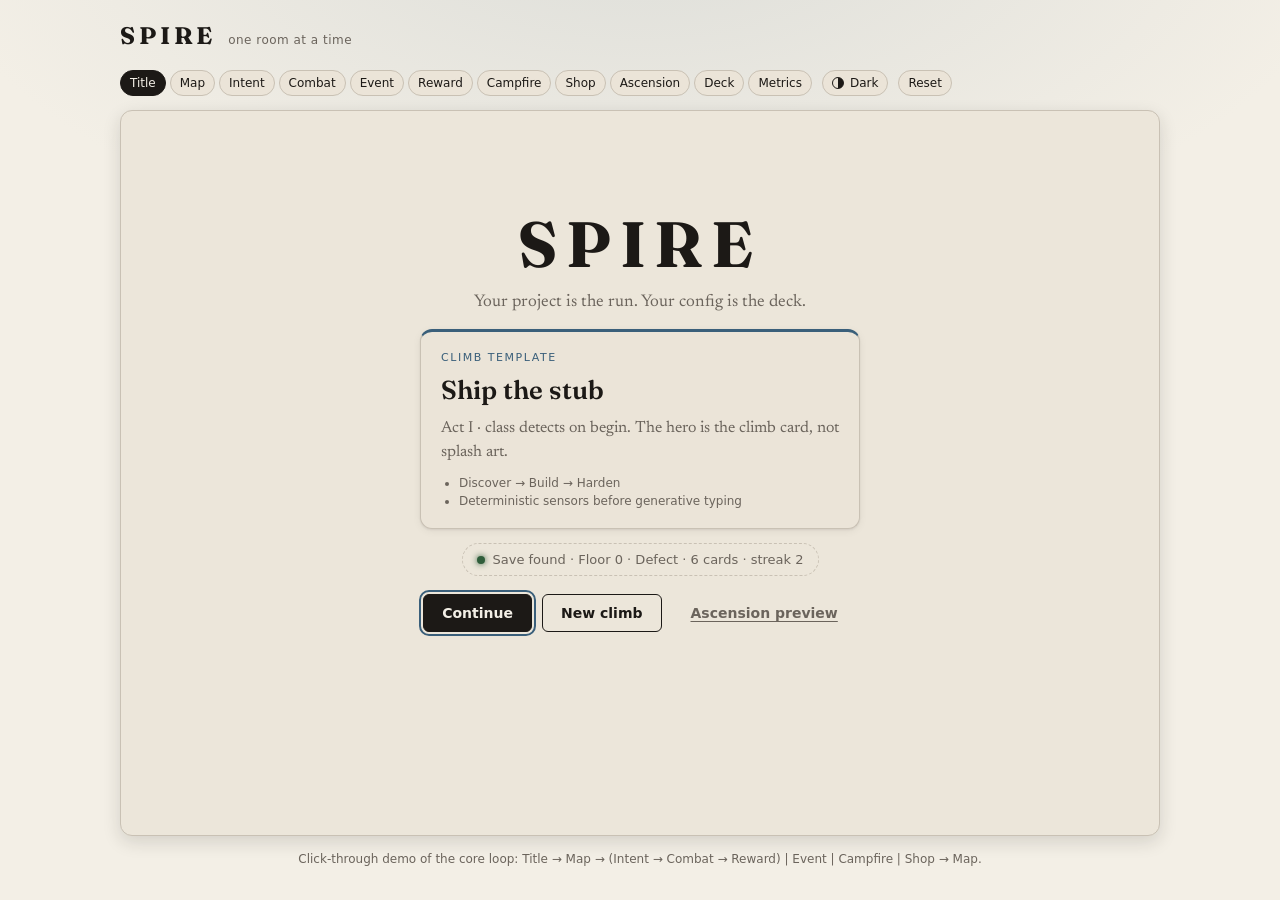
<file: design/spire-ai/ui/demo/index.html>
<!DOCTYPE html>
<html lang="en" data-theme="light">
<head>
  <meta charset="utf-8" />
  <meta name="viewport" content="width=device-width, initial-scale=1" />
  <title>Spire · Interactive demo</title>
  <meta name="description" content="Interactive click-through demo of the Spire roguelike UI — every facet, one room at a time." />
  <link rel="preconnect" href="https://fonts.googleapis.com" />
  <link rel="preconnect" href="https://fonts.gstatic.com" crossorigin />
  <link href="https://fonts.googleapis.com/css2?family=Fraunces:opsz,wght@9..144,500;9..144,600;9..144,700&family=Newsreader:opsz,wght@6..72,400;6..72,500&family=IBM+Plex+Mono:wght@400;500&display=swap" rel="stylesheet" />
  <link rel="stylesheet" href="demo.css" />
</head>
<body>
  <div class="app-shell">
    <!-- ====== TOP BAR ====== -->
    <header class="topbar">
      <div class="topbar-left">
        <span class="wordmark">SPIRE</span>
        <span class="wordmark-sub">one room at a time</span>
      </div>
      <div class="topbar-right">
        <nav class="jump" aria-label="Debug harness: jump to facet">
          <button type="button" class="jump-btn" data-go="title">Title</button>
          <button type="button" class="jump-btn" data-go="map">Map</button>
          <button type="button" class="jump-btn" data-go="intent">Intent</button>
          <button type="button" class="jump-btn" data-go="combat">Combat</button>
          <button type="button" class="jump-btn" data-go="event">Event</button>
          <button type="button" class="jump-btn" data-go="reward">Reward</button>
          <button type="button" class="jump-btn" data-go="campfire">Campfire</button>
          <button type="button" class="jump-btn" data-go="shop">Shop</button>
          <button type="button" class="jump-btn" data-go="ascension">Ascension</button>
          <button type="button" class="jump-btn" data-go="deck">Deck</button>
          <button type="button" class="jump-btn" data-go="metrics">Metrics</button>
        </nav>
        <button type="button" class="icon-btn" id="btn-theme" title="Switch colour theme">
          <span class="theme-dot"></span><span id="theme-label">Dark</span>
        </button>
        <button type="button" class="icon-btn" id="btn-reset" title="Reset run">Reset</button>
      </div>
    </header>

    <!-- ====== RUN CHROME ====== -->
    <div class="chrome" id="chrome" hidden>
      <span class="chrome-item">Act <strong id="chrome-act">I</strong></span>
      <span class="dot">·</span>
      <span class="chrome-item">Floor <strong id="chrome-floor">3</strong></span>
      <span class="chip class-chip" id="chrome-class">Defect</span>
      <span class="chrome-item">Streak <strong id="chrome-streak">2</strong></span>
      <span class="chrome-item">Deck <strong id="chrome-deck">6/12</strong></span>
      <span class="chrome-item chrome-asc">Ascension <strong id="chrome-asc">10</strong></span>
      <span class="chrome-energy" id="chrome-energy" hidden>
        <span class="chrome-energy-label">Energy</span>
        <span class="orb-row" id="chrome-orbs"></span>
      </span>
    </div>

    <!-- ====== ACTIVE-ROOM BANNER ====== -->
    <div class="banner" id="banner" role="status" hidden>
      <span class="banner-mark" aria-hidden="true">●</span>
      <span class="banner-text" id="banner-text">ROOM ACTIVE</span>
      <span class="banner-actions" id="banner-actions"></span>
    </div>

    <!-- ====== STAGE ====== -->
    <main class="stage" id="stage">

      <!-- ---------- TITLE ---------- -->
      <section class="screen is-active" data-screen="title" data-facet="map" aria-label="Title screen">
        <div class="title-hero">
          <div class="title-wordmark">SPIRE</div>
          <p class="title-tag">Your project is the run. Your config is the deck.</p>

          <article class="climb-card">
            <div class="climb-card-tag">Climb template</div>
            <h2>Ship the stub</h2>
            <p>Act I · class detects on begin. The hero is the climb card, not splash art.</p>
            <ul class="climb-meta">
              <li>Discover → Build → Harden</li>
              <li>Deterministic sensors before generative typing</li>
            </ul>
          </article>

          <div class="save-strip" id="save-strip">
            <span class="save-dot" aria-hidden="true"></span>
            <span>Save found · Floor <span data-bind="floor">3</span> · Defect · <span data-bind="deck">6</span> cards · streak <span data-bind="streak">2</span></span>
          </div>

          <div class="title-actions">
            <button type="button" class="btn btn-solid" data-go="map">Continue</button>
            <button type="button" class="btn btn-ghost" data-action="new-climb">New climb</button>
            <button type="button" class="btn btn-link" data-go="ascension">Ascension preview</button>
          </div>
        </div>
      </section>

      <!-- ---------- MAP ---------- -->
      <section class="screen" data-screen="map" data-facet="map" aria-label="Map">
        <div class="facet-tab">Map</div>
        <div class="map-layout">
          <div class="map-graph-wrap">
            <div class="boss-header">
              <span class="boss-label">Act boss</span>
              <strong id="map-boss">Unclear Requirements</strong>
              <span class="hint" id="map-act">Act I · seed 0</span>
            </div>
            <div class="map-graph" id="map-graph">
              <div class="map-canvas" id="map-canvas" role="group" aria-label="Map nodes"></div>
            </div>
            <p class="hint">Floor 1 at the bottom. You may only move along an edge from where you stand.</p>
          </div>
          <aside class="map-rail">
            <h3 class="section-h">Selected · <span id="map-kind">—</span></h3>
            <p class="map-title" id="map-title"><strong>Pick a node</strong></p>
            <p class="map-prior" id="map-prior"></p>
            <p class="hint" id="map-hint">Hint only — not an order.</p>
            <div class="rail-actions">
              <button type="button" class="btn btn-solid" id="btn-enter" disabled>Enter node</button>
              <button type="button" class="btn btn-ghost" data-action="refresh-prior">Refresh prior</button>
            </div>
          </aside>
        </div>
      </section>

      <!-- ---------- INTENT ---------- -->
      <section class="screen" data-screen="intent" data-facet="intent" aria-label="Intent">
        <div class="facet-tab">Intent</div>
        <div class="intent-hero">
          <div class="enemy-sigil" id="intent-sigil" aria-hidden="true"></div>
          <div class="enemy-meta">
            <div class="enemy-kind" id="intent-kind">Elite · bug room</div>
            <h1 class="enemy-name" id="intent-name">Flaky Suite</h1>
          </div>
        </div>
        <div class="intent-bar" id="intent-bar">
          <span class="intent-icon" aria-hidden="true">⚠</span>
          <span><strong>Intent:</strong> <span id="intent-text">Will fail CI randomly if ignored.</span></span>
        </div>
        <p class="intent-blurb" id="intent-blurb">Clear by stabilizing the suite — not by quarantining tests.</p>
        <div class="acceptance">
          <div class="acceptance-label">Acceptance</div>
          <code id="intent-acceptance">python -m pytest -q → exit 0</code>
        </div>
        <div class="screen-actions">
          <button type="button" class="btn btn-solid" data-go="combat">Begin combat</button>
          <button type="button" class="btn btn-danger" data-action="flee">Flee</button>
        </div>
      </section>

      <!-- ---------- COMBAT ---------- -->
      <section class="screen" data-screen="combat" data-facet="combat" aria-label="Combat">
        <div class="facet-tab">Combat</div>
        <div class="combat-stage">
          <div class="enemy-block">
            <div class="enemy-sigil sm" id="combat-sigil" aria-hidden="true"></div>
            <div class="enemy-info">
              <h2 class="enemy-name" id="combat-name">Flaky Suite</h2>
              <div class="clear-row">
                <span class="clear-text" id="combat-clear-text">Stability</span>
                <div class="clear-meter" title="Progress toward this room's acceptance">
                  <div class="clear-fill" id="combat-clear-fill"></div>
                </div>
              </div>
              <div class="telegraph" id="combat-telegraph">Telegraph: CI roulette</div>
            </div>
          </div>
          <p class="combat-log" id="combat-log">Log: waiting for a play…</p>
        </div>

        <div class="hand-dock">
          <div class="hand-dock-head">
            <span class="section-h">Hand · legal only</span>
            <span class="energy-inline">Energy <span class="orb-row" id="combat-orbs"></span></span>
          </div>
          <div class="hand-fan" id="combat-hand"></div>
          <div class="hand-bench" id="combat-bench"></div>
        </div>

        <div class="screen-actions">
          <button type="button" class="btn btn-solid" data-action="run-acceptance">Run acceptance</button>
          <button type="button" class="btn btn-ghost" data-action="end-turn">End turn</button>
          <button type="button" class="btn btn-danger" data-action="flee">Flee</button>
        </div>
      </section>

      <!-- ---------- EVENT ---------- -->
      <section class="screen" data-screen="event" data-facet="event" aria-label="Event">
        <div class="facet-tab">Event</div>
        <div class="event-hero">
          <h1 id="event-title">Just One More Requirement</h1>
          <p id="event-body">A stakeholder adds a “tiny” must-have before ship. Accepting expands this feature room into an elite.</p>
        </div>
        <div class="choice-stack" id="event-choices"></div>
        <p class="caption">This still counts as the room.</p>
      </section>

      <!-- ---------- REWARD ---------- -->
      <section class="screen" data-screen="reward" data-facet="reward" aria-label="Reward">
        <div class="facet-tab" id="reward-tab">Reward · Room cleared</div>
        <button type="button" class="skip-hero" id="btn-skip" data-action="skip-reward">
          <span class="skip-kicker">Skipping is skilled play</span>
          <span class="skip-main" id="skip-main">Skip — take nothing</span>
          <span class="skip-payout" id="skip-payout">+2 focus</span>
        </button>
        <h3 class="section-h offers-h">Offers</h3>
        <div class="offer-row" id="reward-offers"></div>
        <p class="caption" id="reward-caption">Run stats · taken <span data-bind="taken">1</span> / skipped <span data-bind="skips">4</span> · deck <span data-bind="deck">6</span>/12</p>
      </section>

      <!-- ---------- CAMPFIRE ---------- -->
      <section class="screen" data-screen="campfire" data-facet="campfire" aria-label="Campfire">
        <div class="facet-tab">Campfire</div>
        <div class="camp-hero">
          <div class="camp-flame" aria-hidden="true">🔥</div>
          <div>
            <h1>Campfire</h1>
            <div class="mode-switch" id="camp-modes" role="group" aria-label="Campfire mode">
              <button type="button" class="mode-btn is-on" data-action="camp-mode" data-mode="prune">Prune</button>
              <button type="button" class="mode-btn" data-action="camp-mode" data-mode="smith">Smith</button>
            </div>
            <p class="hint" id="camp-hint">Prune removes a card for good. Unplayed cards sort first.</p>
          </div>
        </div>
        <div class="camp-list" id="camp-list"></div>
        <div class="screen-actions">
          <button type="button" class="btn btn-solid" id="btn-camp-confirm" disabled>Confirm prune</button>
          <button type="button" class="btn btn-ghost" data-action="camp-leave">Leave</button>
        </div>
      </section>

      <!-- ---------- SHOP ---------- -->
      <section class="screen" data-screen="shop" data-facet="shop" aria-label="Shop">
        <div class="facet-tab">Shop · Focus tokens <span data-bind="tokens">4</span></div>
        <div class="pack-hero">
          <div class="pack-brand" aria-hidden="true">TD</div>
          <div>
            <h1>Testing Discipline</h1>
            <p>Pack identity — cards that keep a suite honest.</p>
          </div>
        </div>
        <div class="ware-grid" id="shop-wares"></div>
        <p class="caption" id="shop-cap">Deck <span data-bind="deck">6</span>/12 · soft cap warns before overflow.</p>
        <div class="screen-actions">
          <button type="button" class="btn btn-solid" id="btn-buy" disabled>Buy selected</button>
          <button type="button" class="btn btn-ghost" data-action="shop-leave">Leave shop</button>
        </div>
      </section>

      <!-- ---------- ASCENSION ---------- -->
      <section class="screen" data-screen="ascension" data-facet="ascension" aria-label="Ascension">
        <div class="facet-tab">Ascension</div>
        <div class="asc-layout">
          <div class="asc-ladder" id="asc-ladder" role="group" aria-label="Ascension ladder"></div>
          <aside class="asc-detail">
            <h3 class="section-h">Selected · <span id="asc-label">A10</span></h3>
            <p id="asc-blurb">Lint and tests can block Stop. Coverage not yet enforced. Ascension only moves when you apply.</p>
            <div class="rail-actions">
              <button type="button" class="btn btn-solid" id="btn-apply-asc">Apply A10</button>
              <button type="button" class="btn btn-ghost" data-action="asc-cancel">Cancel</button>
            </div>
          </aside>
        </div>
      </section>

      <!-- ---------- DECK ---------- -->
      <section class="screen" data-screen="deck" data-facet="map" aria-label="Deck">
        <div class="facet-tab">Deck · the codebase as a run</div>
        <p class="hint deck-intro">
          Objects are decided by how they are spent, not by what they are. Silhouette carries the
          meaning, so every row reads without colour. See <code>../ENTITY_STANDARDS.md</code>.
        </p>
        <div class="deck-grid">
          <section class="deck-group">
            <h3 class="section-h">Cards · invoked, costs budget <span class="grp-count" id="cnt-cards">0</span></h3>
            <p class="grp-note">Skills and playbooks in <code>.claude/skills/</code>. Each one costs attention every time it is considered, which is why the deck has a cap.</p>
            <div class="obj-row" id="obj-cards"></div>
          </section>
          <section class="deck-group">
            <h3 class="section-h">Relics · always on <span class="grp-count" id="cnt-relics">0</span></h3>
            <p class="grp-note">Rules in <code>CLAUDE.md</code> and standing tooling. Never invoked, free to carry, expensive to violate.</p>
            <div class="obj-row" id="obj-relics"></div>
          </section>
          <section class="deck-group">
            <h3 class="section-h">Powers · fire on an event <span class="grp-count" id="cnt-powers">0</span></h3>
            <p class="grp-note">Hooks. They act without you choosing, so they are not cards.</p>
            <div class="obj-row" id="obj-powers"></div>
          </section>
          <section class="deck-group">
            <h3 class="section-h">Potions · consumed once <span class="grp-count" id="cnt-potions">0</span></h3>
            <p class="grp-note">One-shot diagnostics. A bisect, a profiler run, a spike. Cannot be hoarded.</p>
            <div class="obj-row" id="obj-potions"></div>
          </section>
          <section class="deck-group">
            <h3 class="section-h">Curses · cost you continuously <span class="grp-count" id="cnt-curses">0</span></h3>
            <p class="grp-note">Debt you agreed to carry. Never hidden, always at full contrast.</p>
            <div class="obj-row" id="obj-curses"></div>
          </section>
        </div>
      </section>

      <!-- ---------- METRICS ---------- -->
      <section class="screen" data-screen="metrics" data-facet="ascension" aria-label="Metrics">
        <div class="facet-tab">Metrics · run report</div>
        <div class="metrics-grid">
          <section class="metric-card">
            <h3 class="section-h">Cost <span class="illustrative">illustrative</span></h3>
            <p class="grp-note">What this climb has spent. Trends, not snapshots.
              Not wired to a real meter yet.</p>
            <div class="bars" id="m-cost"></div>
            <div class="metric-foot">
              <span>Total <strong id="m-cost-total">—</strong></span>
              <span>Per room <strong id="m-cost-room">—</strong></span>
            </div>
          </section>
          <section class="metric-card">
            <h3 class="section-h">Quality <span class="illustrative">illustrative</span></h3>
            <p class="grp-note">Is the codebase better than when the climb started.
              These series are placeholders, not readings from this repo.</p>
            <div class="trends" id="m-quality"></div>
          </section>
          <section class="metric-card">
            <h3 class="section-h">Discipline <span class="live">live</span></h3>
            <p class="grp-note">Whether the run is being played well. These four come from
              the run state, so they move as you climb.</p>
            <div class="gauges" id="m-discipline"></div>
          </section>
        </div>
        <p class="caption">
          Any metric that cannot be measured from the repository or the run log does not belong
          here. Cost and Quality above are marked illustrative because nothing reads the
          repository yet. Discipline is real run state.
        </p>
      </section>

    </main>

    <footer class="foot">
      <span>Click-through demo of the core loop: Title → Map → (Intent → Combat → Reward) | Event | Campfire | Shop → Map.</span>
    </footer>
  </div>

  <!-- clear fanfare overlay -->
  <div class="fanfare" id="fanfare" hidden><span class="fanfare-stamp">ROOM CLEARED</span></div>

  <!-- toast -->
  <div class="toast" id="toast" role="status" aria-live="polite"></div>

  <script src="mapdata.js"></script>
  <script src="demo.js"></script>
</body>
</html>
</file>
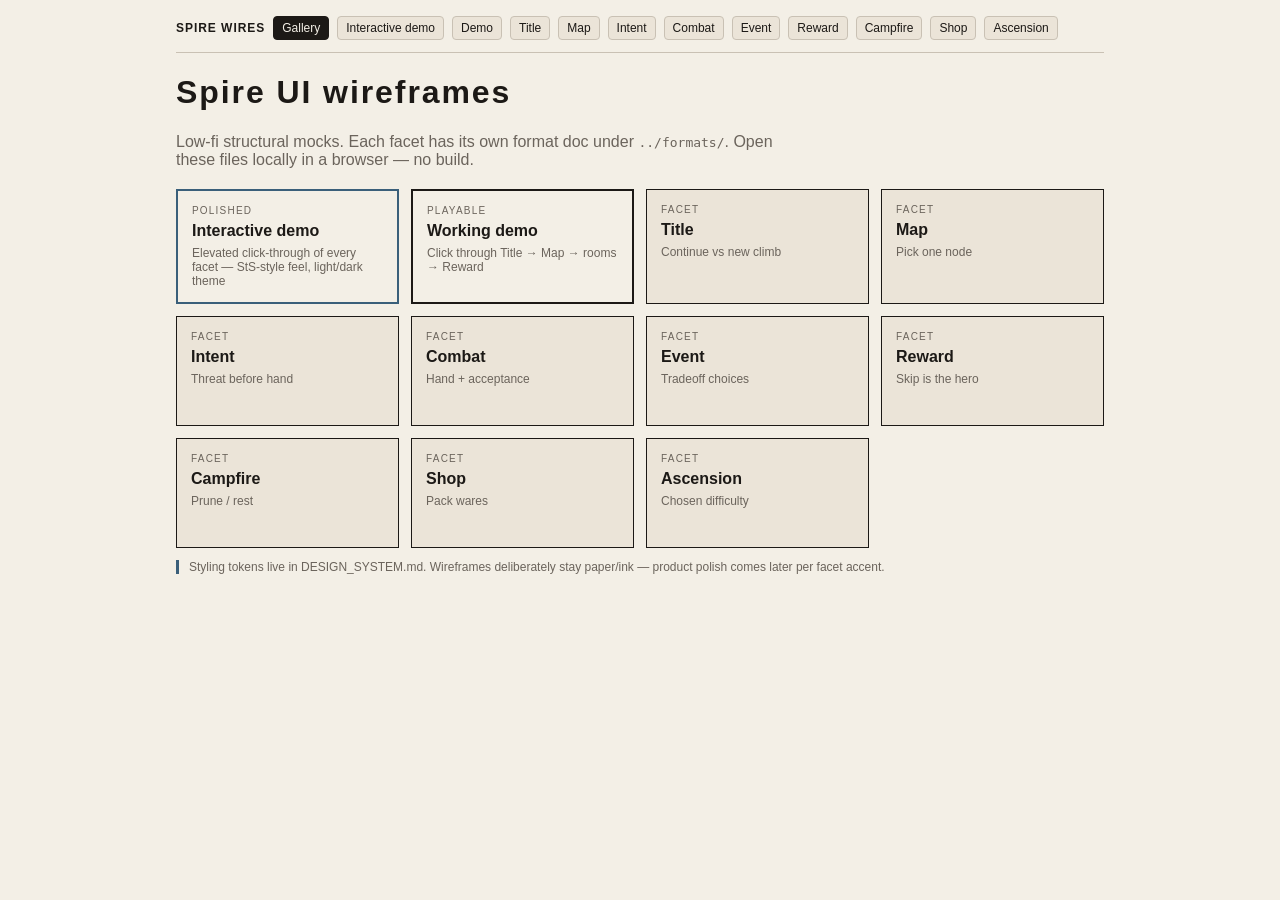
<file: design/spire-ai/ui/wireframes/index.html>
<!DOCTYPE html>
<html lang="en">
<head>
  <meta charset="utf-8" />
  <meta name="viewport" content="width=device-width, initial-scale=1" />
  <title>Spire wireframes</title>
  <link rel="stylesheet" href="wireframe.css" />
</head>
<body>
  <div class="wrap">
    <nav class="nav"><strong>SPIRE WIRES</strong><a href="index.html" aria-current="page">Gallery</a><a href="../demo/index.html">Interactive demo</a><a href="demo.html">Demo</a><a href="title.html">Title</a><a href="map.html">Map</a><a href="intent.html">Intent</a><a href="combat.html">Combat</a><a href="event.html">Event</a><a href="reward.html">Reward</a><a href="campfire.html">Campfire</a><a href="shop.html">Shop</a><a href="ascension.html">Ascension</a></nav>
    <h1 style="letter-spacing:0.06em">Spire UI wireframes</h1>
    <p style="color:var(--muted);max-width:40rem">Low-fi structural mocks. Each facet has its own format doc under <code>../formats/</code>. Open these files locally in a browser — no build.</p>
    <div class="gallery" style="margin-top:20px">
      <a href="../demo/index.html" style="border-width:2px;background:var(--paper);border-color:var(--facet)"><div class="tag">POLISHED</div><h2>Interactive demo</h2><p>Elevated click-through of every facet — StS-style feel, light/dark theme</p></a>
      <a href="demo.html" style="border-width:2px;background:var(--paper)"><div class="tag">PLAYABLE</div><h2>Working demo</h2><p>Click through Title → Map → rooms → Reward</p></a>
      <a href="title.html"><div class="tag">FACET</div><h2>Title</h2><p>Continue vs new climb</p></a>
      <a href="map.html"><div class="tag">FACET</div><h2>Map</h2><p>Pick one node</p></a>
      <a href="intent.html"><div class="tag">FACET</div><h2>Intent</h2><p>Threat before hand</p></a>
      <a href="combat.html"><div class="tag">FACET</div><h2>Combat</h2><p>Hand + acceptance</p></a>
      <a href="event.html"><div class="tag">FACET</div><h2>Event</h2><p>Tradeoff choices</p></a>
      <a href="reward.html"><div class="tag">FACET</div><h2>Reward</h2><p>Skip is the hero</p></a>
      <a href="campfire.html"><div class="tag">FACET</div><h2>Campfire</h2><p>Prune / rest</p></a>
      <a href="shop.html"><div class="tag">FACET</div><h2>Shop</h2><p>Pack wares</p></a>
      <a href="ascension.html"><div class="tag">FACET</div><h2>Ascension</h2><p>Chosen difficulty</p></a>
    </div>
    <p class="note">Styling tokens live in DESIGN_SYSTEM.md. Wireframes deliberately stay paper/ink — product polish comes later per facet accent.</p>
  </div>
</body>
</html>
</file>
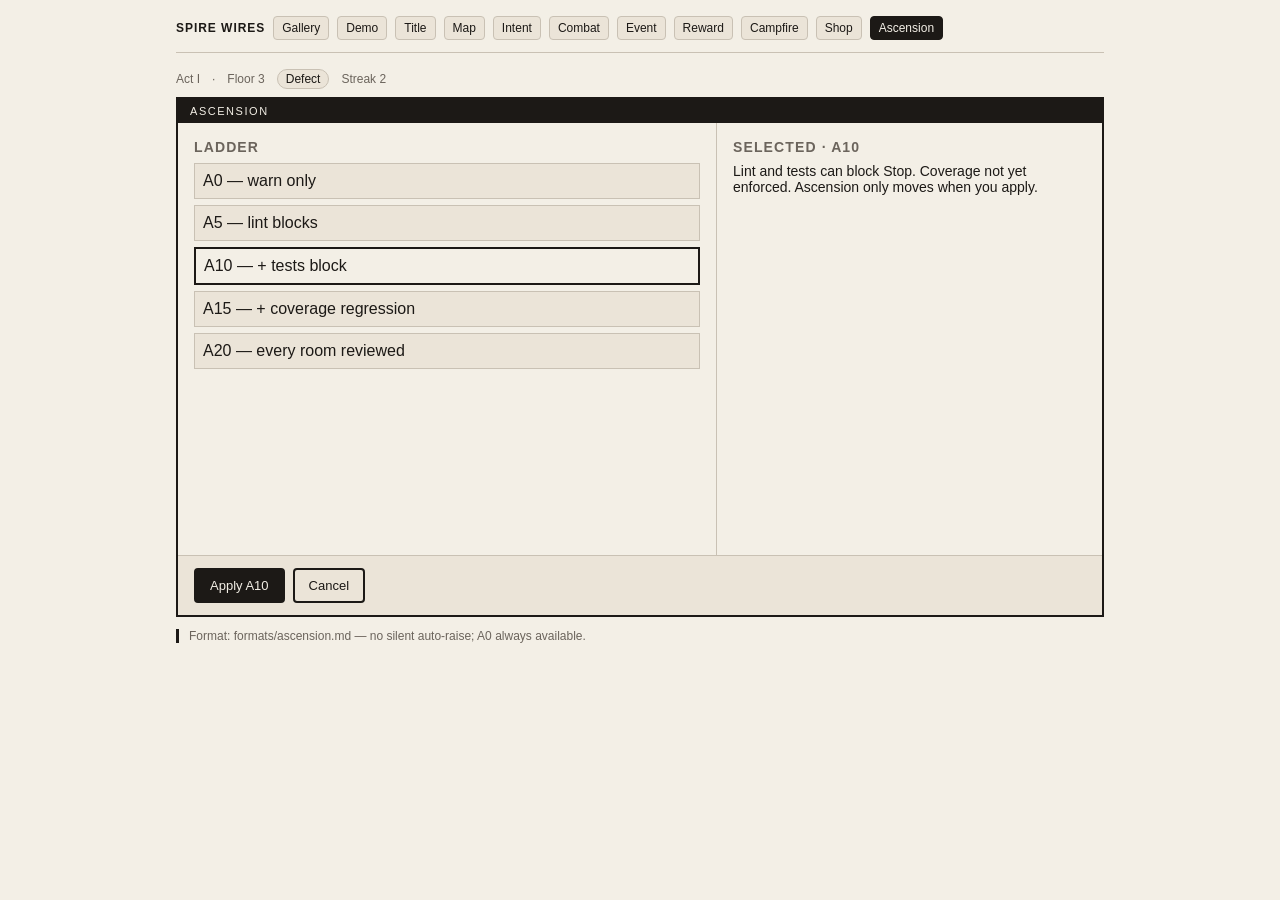
<file: design/spire-ai/ui/wireframes/ascension.html>
<!DOCTYPE html>
<html lang="en">
<head>
  <meta charset="utf-8" />
  <meta name="viewport" content="width=device-width, initial-scale=1" />
  <title>Wire · Ascension</title>
  <link rel="stylesheet" href="wireframe.css" />
  <style>:root { --facet: #1c1916; }</style>
</head>
<body>
  <div class="wrap">
    <nav class="nav"><strong>SPIRE WIRES</strong><a href="index.html">Gallery</a><a href="demo.html">Demo</a><a href="title.html">Title</a><a href="map.html">Map</a><a href="intent.html">Intent</a><a href="combat.html">Combat</a><a href="event.html">Event</a><a href="reward.html">Reward</a><a href="campfire.html">Campfire</a><a href="shop.html">Shop</a><a href="ascension.html" aria-current="page">Ascension</a></nav>
    <div class="chrome">
  <span>Act I</span><span>·</span><span>Floor 3</span>
  <span class="chip">Defect</span>
  <span>Streak 2</span>
</div>
    <div class="frame">
      <div class="facet-label">Ascension</div>
      <div class="split" style="flex:1">
        <div class="panel" style="border-bottom:none">
          <h2>Ladder</h2>
          <div class="ladder">
            <div class="rung">A0 — warn only</div>
            <div class="rung">A5 — lint blocks</div>
            <div class="rung current">A10 — + tests block</div>
            <div class="rung">A15 — + coverage regression</div>
            <div class="rung">A20 — every room reviewed</div>
          </div>
        </div>
        <div class="panel" style="border-bottom:none;border-right:none">
          <h2>Selected · A10</h2>
          <p style="margin:0;font-size:14px">Lint and tests can block Stop. Coverage not yet enforced. Ascension only moves when you apply.</p>
        </div>
      </div>
      <div class="actions">
        <button class="btn">Apply A10</button>
        <button class="btn ghost">Cancel</button>
      </div>
    </div>
    <p class="note">Format: formats/ascension.md — no silent auto-raise; A0 always available.</p>
  </div>
</body>
</html>
</file>
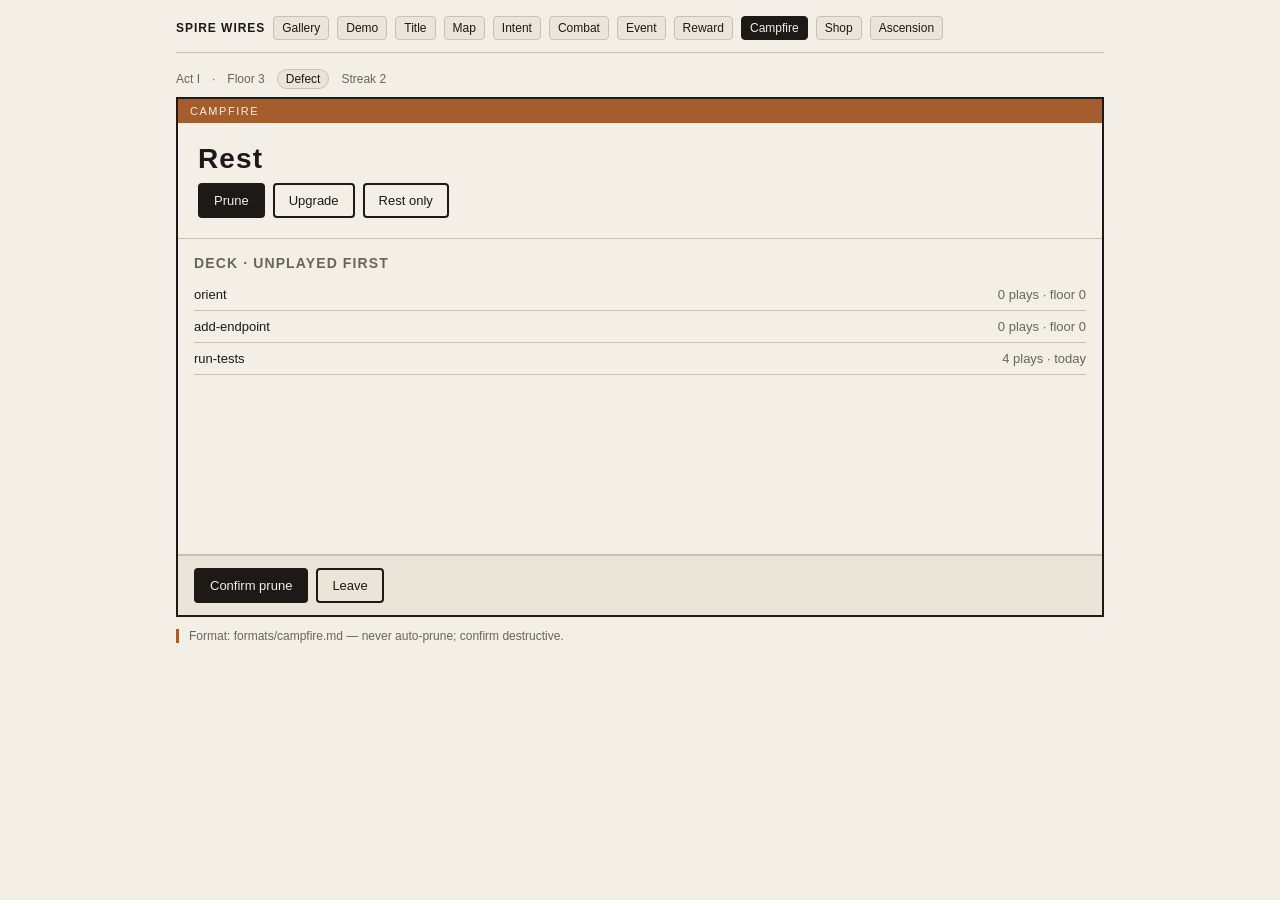
<file: design/spire-ai/ui/wireframes/campfire.html>
<!DOCTYPE html>
<html lang="en">
<head>
  <meta charset="utf-8" />
  <meta name="viewport" content="width=device-width, initial-scale=1" />
  <title>Wire · Campfire</title>
  <link rel="stylesheet" href="wireframe.css" />
  <style>:root { --facet: #a65d2e; }</style>
</head>
<body>
  <div class="wrap">
    <nav class="nav"><strong>SPIRE WIRES</strong><a href="index.html">Gallery</a><a href="demo.html">Demo</a><a href="title.html">Title</a><a href="map.html">Map</a><a href="intent.html">Intent</a><a href="combat.html">Combat</a><a href="event.html">Event</a><a href="reward.html">Reward</a><a href="campfire.html" aria-current="page">Campfire</a><a href="shop.html">Shop</a><a href="ascension.html">Ascension</a></nav>
    <div class="chrome">
  <span>Act I</span><span>·</span><span>Floor 3</span>
  <span class="chip">Defect</span>
  <span>Streak 2</span>
</div>
    <div class="frame">
      <div class="facet-label">Campfire</div>
      <div class="hero" style="flex:0">
        <h1>Rest</h1>
        <div class="row" style="margin-top:8px">
          <button class="btn">Prune</button>
          <button class="btn ghost">Upgrade</button>
          <button class="btn ghost">Rest only</button>
        </div>
      </div>
      <div class="panel" style="border-right:none;flex:1">
        <h2>Deck · unplayed first</h2>
        <div class="list-item"><span>orient</span><span style="color:var(--muted)">0 plays · floor 0</span></div>
        <div class="list-item"><span>add-endpoint</span><span style="color:var(--muted)">0 plays · floor 0</span></div>
        <div class="list-item"><span>run-tests</span><span style="color:var(--muted)">4 plays · today</span></div>
      </div>
      <div class="actions">
        <button class="btn">Confirm prune</button>
        <button class="btn ghost">Leave</button>
      </div>
    </div>
    <p class="note">Format: formats/campfire.md — never auto-prune; confirm destructive.</p>
  </div>
</body>
</html>
</file>
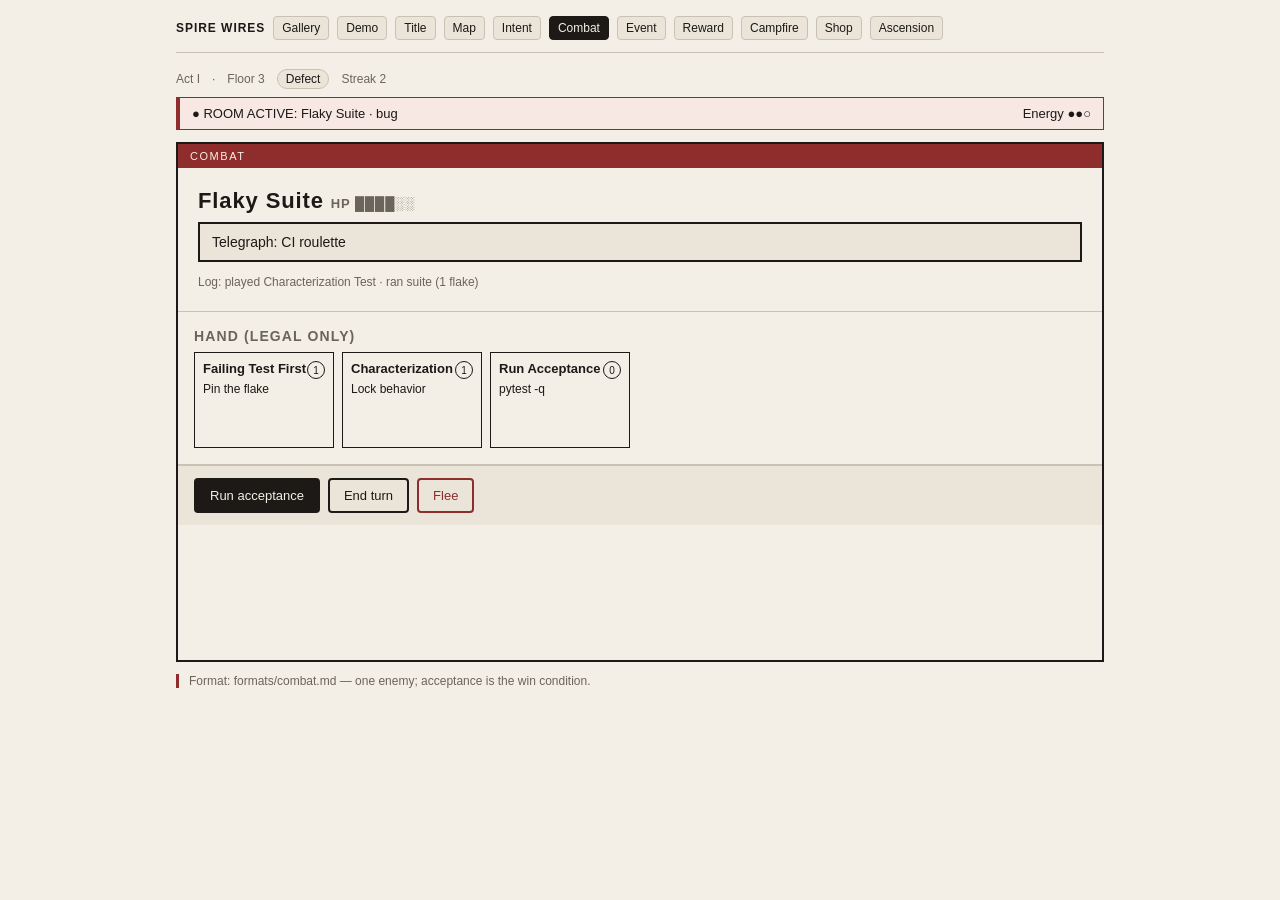
<file: design/spire-ai/ui/wireframes/combat.html>
<!DOCTYPE html>
<html lang="en">
<head>
  <meta charset="utf-8" />
  <meta name="viewport" content="width=device-width, initial-scale=1" />
  <title>Wire · Combat</title>
  <link rel="stylesheet" href="wireframe.css" />
  <style>:root { --facet: #8f2d2d; }</style>
</head>
<body>
  <div class="wrap">
    <nav class="nav"><strong>SPIRE WIRES</strong><a href="index.html">Gallery</a><a href="demo.html">Demo</a><a href="title.html">Title</a><a href="map.html">Map</a><a href="intent.html">Intent</a><a href="combat.html" aria-current="page">Combat</a><a href="event.html">Event</a><a href="reward.html">Reward</a><a href="campfire.html">Campfire</a><a href="shop.html">Shop</a><a href="ascension.html">Ascension</a></nav>
    <div class="chrome">
  <span>Act I</span><span>·</span><span>Floor 3</span>
  <span class="chip">Defect</span>
  <span>Streak 2</span>
</div>
    <div class="banner"><span>● ROOM ACTIVE: Flaky Suite · bug</span><span>Energy ●●○</span></div>
    <div class="frame">
      <div class="facet-label">Combat</div>
      <div class="hero" style="flex:0">
        <h1 style="font-size:22px">Flaky Suite <span style="font-size:13px;color:var(--muted)">HP ████░░</span></h1>
        <div class="intent" style="margin-top:8px">Telegraph: CI roulette</div>
        <p style="font-size:12px;color:var(--muted);margin-top:8px">Log: played Characterization Test · ran suite (1 flake)</p>
      </div>
      <div class="panel" style="border-right:none">
        <h2>Hand (legal only)</h2>
        <div class="row">
          <div class="card"><span class="cost">1</span><h3>Failing Test First</h3>Pin the flake</div>
          <div class="card"><span class="cost">1</span><h3>Characterization</h3>Lock behavior</div>
          <div class="card"><span class="cost">0</span><h3>Run Acceptance</h3>pytest -q</div>
        </div>
      </div>
      <div class="actions">
        <button class="btn">Run acceptance</button>
        <button class="btn ghost">End turn</button>
        <button class="btn danger">Flee</button>
      </div>
    </div>
    <p class="note">Format: formats/combat.md — one enemy; acceptance is the win condition.</p>
  </div>
</body>
</html>
</file>
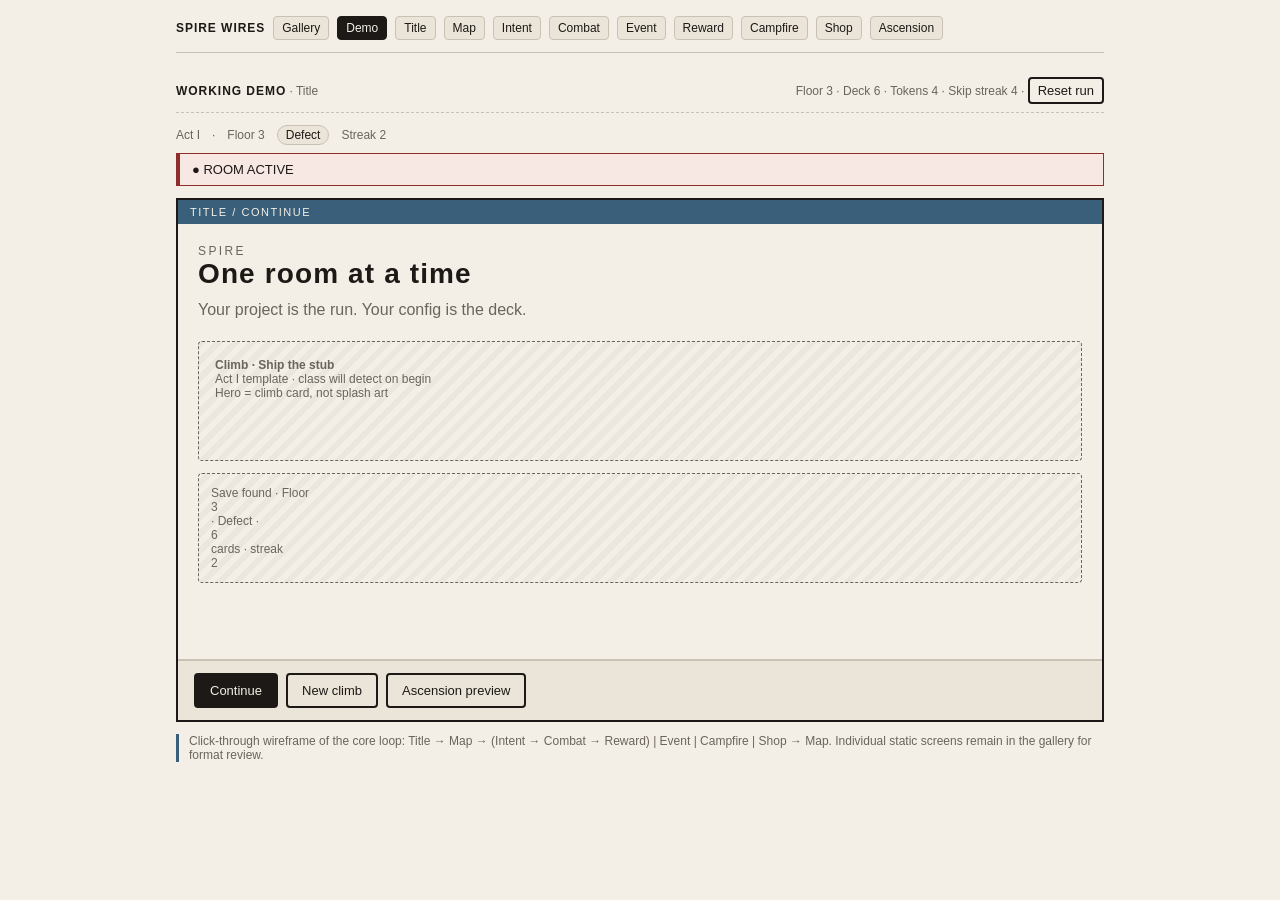
<file: design/spire-ai/ui/wireframes/demo.html>
<!DOCTYPE html>
<html lang="en">
<head>
  <meta charset="utf-8" />
  <meta name="viewport" content="width=device-width, initial-scale=1" />
  <title>Spire · Working wireframe demo</title>
  <link rel="stylesheet" href="wireframe.css" />
  <style>
    :root { --facet: #3a5f7a; }
    .demo-bar {
      display: flex; flex-wrap: wrap; gap: 8px; align-items: center;
      justify-content: space-between; margin-bottom: 12px;
      padding: 8px 0; border-bottom: 1px dashed var(--line);
      font-size: 12px; color: var(--muted);
    }
    .demo-bar strong { color: var(--ink); letter-spacing: 0.08em; }
    .screen { display: none; }
    .screen.active { display: flex; flex-direction: column; flex: 1; min-height: 520px; }
    .frame { min-height: 0; }
    .frame.has-screen { display: block; }
    button.btn { cursor: pointer; }
    button.btn:focus-visible { outline: 2px solid var(--ink); outline-offset: 2px; }
    button.btn:disabled { opacity: 0.45; cursor: not-allowed; }
    .node.btn-node {
      cursor: pointer; appearance: none; font: inherit; color: inherit;
    }
    .node.btn-node:hover, .node.btn-node:focus-visible {
      outline: 2px solid var(--ink); outline-offset: 2px;
    }
    .node.btn-node.selected { background: var(--ink); color: var(--paper); }
    .node.btn-node:disabled { opacity: 0.35; cursor: not-allowed; }
    .choice-stack { margin-top: 20px; display: grid; gap: 8px; }
    .choice-stack .btn { text-align: left; width: 100%; }
    .card.selectable { cursor: pointer; }
    .card.selectable.selected { outline: 2px solid var(--ink); }
    .log {
      font-size: 12px; color: var(--muted); margin-top: 8px;
      min-height: 1.2em;
    }
    .toast {
      position: fixed; bottom: 20px; left: 50%; transform: translateX(-50%);
      background: var(--ink); color: var(--paper); padding: 10px 16px;
      border-radius: 4px; font-size: 13px; opacity: 0; pointer-events: none;
      transition: opacity 200ms ease;
      z-index: 20;
    }
    .toast.show { opacity: 1; }
    @media (prefers-reduced-motion: reduce) {
      .toast { transition: none; }
    }
  </style>
</head>
<body>
  <div class="wrap">
    <nav class="nav">
      <strong>SPIRE WIRES</strong>
      <a href="index.html">Gallery</a>
      <a href="demo.html" aria-current="page">Demo</a>
      <a href="title.html">Title</a>
      <a href="map.html">Map</a>
      <a href="intent.html">Intent</a>
      <a href="combat.html">Combat</a>
      <a href="event.html">Event</a>
      <a href="reward.html">Reward</a>
      <a href="campfire.html">Campfire</a>
      <a href="shop.html">Shop</a>
      <a href="ascension.html">Ascension</a>
    </nav>

    <div class="demo-bar">
      <div>
        <strong>WORKING DEMO</strong>
        <span id="demo-step"> · Title</span>
      </div>
      <div>
        Floor <span id="stat-floor">3</span> · Deck <span id="stat-deck">6</span> ·
        Tokens <span id="stat-tokens">4</span> · Skip streak <span id="stat-skips">4</span>
        · <button type="button" class="btn ghost" id="btn-reset" style="padding:4px 8px">Reset run</button>
      </div>
    </div>

    <div id="chrome" class="chrome" hidden>
      <span>Act I</span><span>·</span><span>Floor <span id="chrome-floor">3</span></span>
      <span class="chip">Defect</span>
      <span>Streak <span id="chrome-streak">2</span></span>
    </div>
    <div id="banner" class="banner" hidden>
      <span id="banner-text">● ROOM ACTIVE</span>
      <span id="banner-extra"></span>
    </div>

    <div class="frame has-screen" id="app">
      <!-- TITLE -->
      <section class="screen active" data-screen="title" style="--facet:#3a5f7a">
        <div class="facet-label">Title / Continue</div>
        <div class="hero">
          <div style="font-size:12px;letter-spacing:0.2em;color:var(--muted)">SPIRE</div>
          <h1>One room at a time</h1>
          <p>Your project is the run. Your config is the deck.</p>
          <div class="wire" style="margin-top:20px;min-height:120px;text-align:left;padding:16px;place-items:start">
            <div>
              <strong>Climb · Ship the stub</strong><br />
              Act I template · class will detect on begin<br />
              <span style="color:var(--muted)">Hero = climb card, not splash art</span>
            </div>
          </div>
          <div class="wire" style="margin-top:12px;min-height:64px;text-align:left;padding:12px;place-items:start">
            Save found · Floor <span data-bind="floor">3</span> · Defect ·
            <span data-bind="deck">6</span> cards · streak <span data-bind="streak">2</span>
          </div>
        </div>
        <div class="actions">
          <button type="button" class="btn" data-go="map">Continue</button>
          <button type="button" class="btn ghost" data-action="new-climb">New climb</button>
          <button type="button" class="btn ghost" data-go="ascension">Ascension preview</button>
        </div>
      </section>

      <!-- MAP -->
      <section class="screen" data-screen="map" style="--facet:#3a5f7a">
        <div class="facet-label">Map</div>
        <div class="split" style="flex:1">
          <div class="panel" style="border-bottom:none">
            <h2>Path</h2>
            <div class="path" id="map-path" role="group" aria-label="Map nodes"></div>
            <p style="font-size:12px;color:var(--muted)">Shapes encode kind — color is secondary. Only reachable nodes hittable.</p>
          </div>
          <div class="panel" style="border-bottom:none;border-right:none">
            <h2>Selected · <span id="map-selected-kind">—</span></h2>
            <p style="margin:0 0 8px;font-size:14px" id="map-selected-title"><strong>Pick a node</strong></p>
            <p style="margin:0;font-size:13px;color:var(--muted)" id="map-selected-prior"></p>
            <p style="margin:8px 0 0;font-size:12px;color:var(--muted)" id="map-selected-hint">Hint only — not an order.</p>
          </div>
        </div>
        <div class="actions">
          <button type="button" class="btn" id="btn-enter-node" disabled>Enter node</button>
          <button type="button" class="btn ghost" data-action="refresh-prior">Refresh prior</button>
          <button type="button" class="btn ghost" data-go="ascension">Ascension</button>
        </div>
      </section>

      <!-- INTENT -->
      <section class="screen" data-screen="intent" style="--facet:#8a4b2e">
        <div class="facet-label">Intent</div>
        <div class="hero">
          <div class="wire" style="min-height:100px;margin-bottom:12px">Enemy portrait / mark</div>
          <h1 id="intent-name">Flaky Suite</h1>
          <div class="intent" id="intent-text"><strong>Intent:</strong> Will fail CI randomly if ignored.</div>
          <p id="intent-blurb">Elite · bug room. Clear by stabilizing the suite — not by quarantining tests.</p>
          <div class="acceptance" style="margin-top:16px" id="intent-acceptance">acceptance: python -m pytest -q  → exit 0</div>
        </div>
        <div class="actions">
          <button type="button" class="btn" data-go="combat">Begin combat</button>
          <button type="button" class="btn danger" data-action="flee">Flee</button>
        </div>
      </section>

      <!-- COMBAT -->
      <section class="screen" data-screen="combat" style="--facet:#8f2d2d">
        <div class="facet-label">Combat</div>
        <div class="hero" style="flex:0">
          <h1 style="font-size:22px">
            <span id="combat-name">Flaky Suite</span>
            <span style="font-size:13px;color:var(--muted)">HP <span id="combat-hp">████░░</span></span>
          </h1>
          <div class="intent" style="margin-top:8px" id="combat-telegraph">Telegraph: CI roulette</div>
          <p class="log" id="combat-log">Log: waiting for a play…</p>
        </div>
        <div class="panel" style="border-right:none">
          <h2>Hand (legal only) · Energy <span id="combat-energy">●●○</span></h2>
          <div class="row" id="combat-hand"></div>
        </div>
        <div class="actions">
          <button type="button" class="btn" data-action="run-acceptance">Run acceptance</button>
          <button type="button" class="btn ghost" data-action="end-turn">End turn</button>
          <button type="button" class="btn danger" data-action="flee">Flee</button>
        </div>
      </section>

      <!-- EVENT -->
      <section class="screen" data-screen="event" style="--facet:#4a6741">
        <div class="facet-label">Event</div>
        <div class="hero">
          <h1>Just One More Requirement</h1>
          <p>A stakeholder adds a “tiny” must-have before ship. It will expand the feature room into an elite if you accept.</p>
          <div class="choice-stack">
            <button type="button" class="btn ghost" data-action="event-accept">Accept scope — gain Bloated Scope curse</button>
            <button type="button" class="btn ghost" data-action="event-cut">Cut scope — requires Cut Scope card</button>
            <button type="button" class="btn ghost" data-action="event-park">Park in backlog — log and leave</button>
          </div>
        </div>
      </section>

      <!-- REWARD -->
      <section class="screen" data-screen="reward" style="--facet:#2f5d3a">
        <div class="facet-label">Reward · Room cleared</div>
        <div class="hero">
          <h1>Keep it lean</h1>
          <p>Offers are optional. Skip is skilled play.</p>
          <div style="margin:20px 0">
            <button type="button" class="btn safe hero-skip" data-action="skip-reward">Skip — take nothing</button>
          </div>
          <h2 style="font-size:12px;letter-spacing:0.1em;color:var(--muted);text-transform:uppercase">Offers</h2>
          <div class="row" style="margin-top:8px" id="reward-offers"></div>
          <p style="margin-top:12px;font-size:12px;color:var(--muted)">
            Run stats · taken <span data-bind="taken">1</span> / skipped <span data-bind="skips">4</span> ·
            deck <span data-bind="deck">6</span>/12
          </p>
        </div>
      </section>

      <!-- CAMPFIRE -->
      <section class="screen" data-screen="campfire" style="--facet:#a65d2e">
        <div class="facet-label">Campfire</div>
        <div class="hero" style="flex:0">
          <h1>Rest</h1>
          <div class="row" style="margin-top:8px">
            <button type="button" class="btn" data-action="camp-mode" data-mode="prune">Prune</button>
            <button type="button" class="btn ghost" data-action="camp-mode" data-mode="upgrade">Upgrade</button>
            <button type="button" class="btn ghost" data-action="camp-rest">Rest only</button>
          </div>
        </div>
        <div class="panel" style="border-right:none;flex:1">
          <h2>Deck · unplayed first</h2>
          <div id="camp-deck"></div>
        </div>
        <div class="actions">
          <button type="button" class="btn" id="btn-confirm-prune" disabled>Confirm prune</button>
          <button type="button" class="btn ghost" data-go="map">Leave</button>
        </div>
      </section>

      <!-- SHOP -->
      <section class="screen" data-screen="shop" style="--facet:#5c4d7a">
        <div class="facet-label">Shop · Focus tokens <span data-bind="tokens">4</span></div>
        <div class="hero" style="flex:0">
          <h1>Testing Discipline</h1>
          <p>Pack hero identity — cards that keep a suite honest.</p>
        </div>
        <div class="panel" style="border-right:none">
          <h2>Wares</h2>
          <div class="row" id="shop-wares"></div>
        </div>
        <div class="actions">
          <button type="button" class="btn" id="btn-buy" disabled>Buy selected</button>
          <button type="button" class="btn ghost" data-go="map">Leave shop</button>
        </div>
      </section>

      <!-- ASCENSION -->
      <section class="screen" data-screen="ascension" style="--facet:#1c1916">
        <div class="facet-label">Ascension</div>
        <div class="split" style="flex:1">
          <div class="panel" style="border-bottom:none">
            <h2>Ladder</h2>
            <div class="ladder" id="ascension-ladder"></div>
          </div>
          <div class="panel" style="border-bottom:none;border-right:none">
            <h2>Selected · <span id="asc-selected-label">A10</span></h2>
            <p style="margin:0;font-size:14px" id="asc-selected-blurb">
              Lint and tests can block Stop. Coverage not yet enforced. Ascension only moves when you apply.
            </p>
          </div>
        </div>
        <div class="actions">
          <button type="button" class="btn" id="btn-apply-asc">Apply A10</button>
          <button type="button" class="btn ghost" data-action="asc-cancel">Cancel</button>
        </div>
      </section>
    </div>

    <p class="note">
      Click-through wireframe of the core loop:
      Title → Map → (Intent → Combat → Reward) | Event | Campfire | Shop → Map.
      Individual static screens remain in the gallery for format review.
    </p>
  </div>

  <div class="toast" id="toast" role="status" aria-live="polite"></div>

  <script>
    (function () {
      "use strict";

      var NODES = [
        { id: "n0", kind: "combat", label: "bug", shape: "circle", done: true, reachable: false },
        { id: "n1", kind: "unknown", label: "?", shape: "diamond", done: false, reachable: true },
        { id: "n2", kind: "campfire", label: "rest", shape: "camp", done: false, reachable: false },
        { id: "n3", kind: "combat", label: "feat", shape: "circle", done: false, reachable: false },
        { id: "n4", kind: "event", label: "?", shape: "diamond", done: false, reachable: false },
        { id: "n5", kind: "shop", label: "shop", shape: "hex", done: false, reachable: false },
        { id: "n6", kind: "boss", label: "boss", shape: "boss", done: false, reachable: false }
      ];

      var ENEMIES = {
        bug: {
          name: "Flaky Suite",
          intent: "Will fail CI randomly if ignored.",
          blurb: "Elite · bug room. Clear by stabilizing the suite — not by quarantining tests.",
          acceptance: "acceptance: python -m pytest -q  → exit 0",
          telegraph: "Telegraph: CI roulette",
          hpBars: ["██░░░░", "████░░", "██████"]
        },
        feat: {
          name: "Scope Creep",
          intent: "Will expand the PR until acceptance is undefined.",
          blurb: "Feature room. Clear by shipping a vertical slice with a written Done.",
          acceptance: "acceptance: PR open + checklist green → exit 0",
          telegraph: "Telegraph: one more must-have",
          hpBars: ["██░░░░", "████░░", "██████"]
        },
        boss: {
          name: "Unclear Requirements",
          intent: "Will block ship until someone owns the decision.",
          blurb: "Act I boss. Clear by recording a decision and a spike outcome.",
          acceptance: "acceptance: decision.md committed → exit 0",
          telegraph: "Telegraph: move the goalposts",
          hpBars: ["██░░░░", "████░░", "████████"]
        }
      };

      var HAND = [
        { id: "c1", cost: 1, title: "Failing Test First", body: "Pin the flake" },
        { id: "c2", cost: 1, title: "Characterization", body: "Lock behavior" },
        { id: "c3", cost: 0, title: "Run Acceptance", body: "pytest -q" }
      ];

      var OFFERS = [
        { id: "o1", title: "Quarantine Test", rarity: "Rare · often a trap" },
        { id: "o2", title: "Retry Gate", rarity: "Uncommon" },
        { id: "o3", title: "Flake Journal", rarity: "Common" }
      ];

      var WARES = [
        { id: "w1", title: "Characterization", price: 2, kind: "card" },
        { id: "w2", title: "Failing Test First", price: 2, kind: "card" },
        { id: "w3", title: "Coverage Floor", price: 3, kind: "relic" }
      ];

      var ASCENSION = [
        { level: 0, label: "A0 — warn only", blurb: "Warn only. A0 always available." },
        { level: 5, label: "A5 — lint blocks", blurb: "Lint can block Stop." },
        { level: 10, label: "A10 — + tests block", blurb: "Lint and tests can block Stop. Coverage not yet enforced. Ascension only moves when you apply." },
        { level: 15, label: "A15 — + coverage regression", blurb: "Coverage regressions can block Stop." },
        { level: 20, label: "A20 — every room reviewed", blurb: "Every room requires review evidence." }
      ];

      var DECK = [
        { id: "d1", name: "orient", plays: 0, when: "floor 0" },
        { id: "d2", name: "add-endpoint", plays: 0, when: "floor 0" },
        { id: "d3", name: "run-tests", plays: 4, when: "today" }
      ];

      var state = {
        screen: "title",
        returnScreen: "map",
        floor: 3,
        streak: 2,
        deckSize: 6,
        tokens: 4,
        taken: 1,
        skips: 4,
        selectedNodeId: null,
        currentEnemy: "bug",
        combatHp: 1,
        energy: 2,
        energyMax: 3,
        playedThisTurn: [],
        campMode: "prune",
        pruneId: null,
        shopId: null,
        ascension: 10,
        ascPick: 10,
        priorSeed: 0
      };

      var els = {
        chrome: document.getElementById("chrome"),
        banner: document.getElementById("banner"),
        bannerText: document.getElementById("banner-text"),
        bannerExtra: document.getElementById("banner-extra"),
        demoStep: document.getElementById("demo-step"),
        toast: document.getElementById("toast"),
        mapPath: document.getElementById("map-path"),
        enterNode: document.getElementById("btn-enter-node"),
        combatHand: document.getElementById("combat-hand"),
        rewardOffers: document.getElementById("reward-offers"),
        shopWares: document.getElementById("shop-wares"),
        campDeck: document.getElementById("camp-deck"),
        confirmPrune: document.getElementById("btn-confirm-prune"),
        buy: document.getElementById("btn-buy"),
        ascLadder: document.getElementById("ascension-ladder"),
        applyAsc: document.getElementById("btn-apply-asc")
      };

      var toastTimer = null;

      function toast(msg) {
        els.toast.textContent = msg;
        els.toast.classList.add("show");
        clearTimeout(toastTimer);
        toastTimer = setTimeout(function () {
          els.toast.classList.remove("show");
        }, 1800);
      }

      function energyPips(n, max) {
        var s = "";
        for (var i = 0; i < max; i++) s += i < n ? "●" : "○";
        return s;
      }

      function bindStats() {
        document.querySelectorAll("[data-bind]").forEach(function (el) {
          var key = el.getAttribute("data-bind");
          var map = {
            floor: state.floor,
            deck: state.deckSize,
            streak: state.streak,
            tokens: state.tokens,
            taken: state.taken,
            skips: state.skips
          };
          el.textContent = String(map[key]);
        });
        document.getElementById("stat-floor").textContent = String(state.floor);
        document.getElementById("stat-deck").textContent = String(state.deckSize);
        document.getElementById("stat-tokens").textContent = String(state.tokens);
        document.getElementById("stat-skips").textContent = String(state.skips);
        document.getElementById("chrome-floor").textContent = String(state.floor);
        document.getElementById("chrome-streak").textContent = String(state.streak);
      }

      function setFacet(screenEl) {
        var facet = screenEl.style.getPropertyValue("--facet") || "#3a5f7a";
        document.documentElement.style.setProperty("--facet", facet);
      }

      function showScreen(name) {
        state.screen = name;
        document.querySelectorAll(".screen").forEach(function (s) {
          s.classList.toggle("active", s.getAttribute("data-screen") === name);
        });
        var active = document.querySelector('.screen[data-screen="' + name + '"]');
        if (active) setFacet(active);

        var inRun = name !== "title";
        els.chrome.hidden = !inRun;
        var roomActive = name === "intent" || name === "combat";
        els.banner.hidden = !roomActive;
        if (roomActive) {
          var enemy = ENEMIES[state.currentEnemy];
          els.bannerText.textContent = "● ROOM ACTIVE: " + enemy.name + " · " + state.currentEnemy;
          els.bannerExtra.textContent = name === "combat"
            ? "Energy " + energyPips(state.energy, state.energyMax)
            : "";
          els.bannerExtra.innerHTML = name === "intent"
            ? '<a href="#" id="banner-return">Return</a>'
            : els.bannerExtra.textContent;
          var ret = document.getElementById("banner-return");
          if (ret) {
            ret.addEventListener("click", function (e) {
              e.preventDefault();
              beginCombatState("Log: returned to combat · hand unlocked");
              showScreen("combat");
              render();
            });
          }
        }

        var labels = {
          title: "Title",
          map: "Map",
          intent: "Intent",
          combat: "Combat",
          event: "Event",
          reward: "Reward",
          campfire: "Campfire",
          shop: "Shop",
          ascension: "Ascension"
        };
        els.demoStep.textContent = " · " + (labels[name] || name);
        bindStats();
        render();
      }

      function selectedNode() {
        for (var i = 0; i < NODES.length; i++) {
          if (NODES[i].id === state.selectedNodeId) return NODES[i];
        }
        return null;
      }

      function advanceReachable() {
        var foundNext = false;
        for (var i = 0; i < NODES.length; i++) {
          NODES[i].reachable = false;
          if (!NODES[i].done && !foundNext) {
            NODES[i].reachable = true;
            foundNext = true;
          }
        }
      }

      function renderMap() {
        els.mapPath.innerHTML = "";
        NODES.forEach(function (node, idx) {
          if (idx > 0) {
            var link = document.createElement("div");
            link.className = "link";
            els.mapPath.appendChild(link);
          }
          var btn = document.createElement("button");
          btn.type = "button";
          btn.className = "node btn-node " + node.shape;
          if (node.id === state.selectedNodeId) btn.classList.add("selected");
          btn.disabled = !node.reachable || node.done;
          btn.title = node.kind;
          btn.setAttribute("aria-pressed", node.id === state.selectedNodeId ? "true" : "false");
          if (node.shape === "diamond") {
            var span = document.createElement("span");
            span.textContent = node.label;
            btn.appendChild(span);
          } else {
            btn.textContent = node.label;
          }
          btn.addEventListener("click", function () {
            state.selectedNodeId = node.id;
            renderMap();
            updateMapDetail();
          });
          els.mapPath.appendChild(btn);
        });
        updateMapDetail();
      }

      function updateMapDetail() {
        var node = selectedNode();
        els.enterNode.disabled = !node || !node.reachable;
        if (!node) {
          document.getElementById("map-selected-kind").textContent = "—";
          document.getElementById("map-selected-title").innerHTML = "<strong>Pick a node</strong>";
          document.getElementById("map-selected-prior").textContent = "";
          return;
        }
        document.getElementById("map-selected-kind").textContent = node.kind === "unknown" ? "?" : node.kind;
        var titles = {
          combat: node.label === "feat" ? "Feature room" : "Bug room",
          unknown: "Unknown node",
          campfire: "Campfire",
          event: "Event node",
          shop: "Shop",
          boss: "Act boss"
        };
        document.getElementById("map-selected-title").innerHTML = "<strong>" + (titles[node.kind] || node.kind) + "</strong>";
        var priors = [
          "Prior bias: bug 36% · feature 22% · refactor 16%",
          "Prior bias: feature 41% · bug 19% · chore 14%",
          "Prior bias: refactor 28% · bug 27% · feature 21%"
        ];
        document.getElementById("map-selected-prior").textContent =
          node.kind === "unknown" ? priors[state.priorSeed % priors.length] : "Reachable · enter to open the room.";
      }

      function renderIntent() {
        var enemy = ENEMIES[state.currentEnemy];
        document.getElementById("intent-name").textContent = enemy.name;
        document.getElementById("intent-text").innerHTML = "<strong>Intent:</strong> " + enemy.intent;
        document.getElementById("intent-blurb").textContent = enemy.blurb;
        document.getElementById("intent-acceptance").textContent = enemy.acceptance;
      }

      function renderCombat() {
        var enemy = ENEMIES[state.currentEnemy];
        document.getElementById("combat-name").textContent = enemy.name;
        document.getElementById("combat-hp").textContent = enemy.hpBars[state.combatHp] || enemy.hpBars[0];
        document.getElementById("combat-telegraph").textContent = enemy.telegraph;
        document.getElementById("combat-energy").textContent = energyPips(state.energy, state.energyMax);
        if (els.banner && !els.banner.hidden) {
          els.bannerExtra.textContent = "Energy " + energyPips(state.energy, state.energyMax);
        }
        els.combatHand.innerHTML = "";
        HAND.forEach(function (card) {
          var played = state.playedThisTurn.indexOf(card.id) !== -1;
          var el = document.createElement("button");
          el.type = "button";
          el.className = "card selectable";
          el.disabled = played || state.energy < card.cost;
          el.innerHTML = '<span class="cost">' + card.cost + "</span><h3>" + card.title + "</h3>" + card.body;
          el.addEventListener("click", function () {
            if (state.energy < card.cost) return;
            state.energy -= card.cost;
            state.playedThisTurn.push(card.id);
            state.combatHp = Math.min(state.combatHp + 1, enemy.hpBars.length - 1);
            document.getElementById("combat-log").textContent =
              "Log: played " + card.title + " · HP " + (enemy.hpBars[state.combatHp] || "");
            renderCombat();
          });
          els.combatHand.appendChild(el);
        });
      }

      function renderReward() {
        els.rewardOffers.innerHTML = "";
        OFFERS.forEach(function (offer) {
          var el = document.createElement("button");
          el.type = "button";
          el.className = "card selectable";
          el.innerHTML = "<h3>" + offer.title + "</h3>" + offer.rarity;
          el.addEventListener("click", function () {
            state.taken += 1;
            state.deckSize += 1;
            state.skips = Math.max(0, state.skips);
            toast("Took " + offer.title);
            completeNodeAndReturn("map");
          });
          els.rewardOffers.appendChild(el);
        });
      }

      function renderCamp() {
        els.campDeck.innerHTML = "";
        DECK.forEach(function (card) {
          var row = document.createElement("button");
          row.type = "button";
          row.className = "list-item";
          row.style.width = "100%";
          row.style.appearance = "none";
          row.style.background = state.pruneId === card.id ? "var(--panel)" : "transparent";
          row.style.border = "none";
          row.style.borderBottom = "1px solid var(--line)";
          row.style.cursor = state.campMode === "prune" ? "pointer" : "default";
          row.style.textAlign = "left";
          row.style.font = "inherit";
          row.innerHTML = "<span>" + card.name + '</span><span style="color:var(--muted)">' +
            card.plays + " plays · " + card.when + "</span>";
          row.addEventListener("click", function () {
            if (state.campMode !== "prune") return;
            state.pruneId = card.id;
            els.confirmPrune.disabled = false;
            renderCamp();
          });
          els.campDeck.appendChild(row);
        });
        els.confirmPrune.disabled = !(state.campMode === "prune" && state.pruneId);
      }

      function renderShop() {
        els.shopWares.innerHTML = "";
        WARES.forEach(function (ware) {
          var el = document.createElement("button");
          el.type = "button";
          el.className = "card selectable" + (state.shopId === ware.id ? " selected" : "");
          var suffix = ware.kind === "relic" ? "relic · " + ware.price : "price " + ware.price;
          if (state.shopId === ware.id) suffix += " · selected";
          el.innerHTML = "<h3>" + ware.title + "</h3>" + suffix;
          el.addEventListener("click", function () {
            state.shopId = ware.id;
            els.buy.disabled = false;
            renderShop();
          });
          els.shopWares.appendChild(el);
        });
        els.buy.disabled = !state.shopId;
      }

      function renderAscension() {
        els.ascLadder.innerHTML = "";
        ASCENSION.forEach(function (rung) {
          var el = document.createElement("button");
          el.type = "button";
          el.className = "rung" + (rung.level === state.ascPick ? " current" : "");
          el.style.width = "100%";
          el.style.textAlign = "left";
          el.style.cursor = "pointer";
          el.style.font = "inherit";
          el.textContent = rung.label + (rung.level === state.ascension ? " · applied" : "");
          el.addEventListener("click", function () {
            state.ascPick = rung.level;
            renderAscension();
          });
          els.ascLadder.appendChild(el);
        });
        var picked = ASCENSION.find(function (r) { return r.level === state.ascPick; }) || ASCENSION[2];
        document.getElementById("asc-selected-label").textContent = "A" + picked.level;
        document.getElementById("asc-selected-blurb").textContent = picked.blurb;
        els.applyAsc.textContent = "Apply A" + picked.level;
      }

      function render() {
        bindStats();
        if (state.screen === "map") renderMap();
        if (state.screen === "intent") renderIntent();
        if (state.screen === "combat") renderCombat();
        if (state.screen === "reward") renderReward();
        if (state.screen === "campfire") renderCamp();
        if (state.screen === "shop") renderShop();
        if (state.screen === "ascension") renderAscension();
      }

      function completeNodeAndReturn(next) {
        var node = selectedNode();
        if (node) {
          node.done = true;
          node.reachable = false;
        }
        state.selectedNodeId = null;
        state.floor += 1;
        state.streak += 1;
        advanceReachable();
        showScreen(next || "map");
      }

      function beginCombatState(logText) {
        state.energy = state.energyMax;
        state.playedThisTurn = [];
        state.combatHp = 1;
        document.getElementById("combat-log").textContent =
          logText || "Log: combat begun · hand unlocked";
      }

      function restoreDefaultDeck() {
        DECK.length = 0;
        DECK.push(
          { id: "d1", name: "orient", plays: 0, when: "floor 0" },
          { id: "d2", name: "add-endpoint", plays: 0, when: "floor 0" },
          { id: "d3", name: "run-tests", plays: 4, when: "today" }
        );
      }

      function enterNode() {
        var node = selectedNode();
        if (!node) return;
        if (node.kind === "combat" || node.kind === "boss" || node.kind === "unknown") {
          state.currentEnemy = node.kind === "boss" ? "boss" : (node.label === "feat" ? "feat" : "bug");
          if (node.kind === "unknown") {
            var roll = ["bug", "feat", "bug"][state.priorSeed % 3];
            state.currentEnemy = roll;
            toast("Unknown resolved · " + roll);
          }
          state.combatHp = 0;
          state.energy = state.energyMax;
          state.playedThisTurn = [];
          showScreen("intent");
          return;
        }
        if (node.kind === "event") {
          showScreen("event");
          return;
        }
        if (node.kind === "campfire") {
          state.campMode = "prune";
          state.pruneId = null;
          showScreen("campfire");
          return;
        }
        if (node.kind === "shop") {
          state.shopId = null;
          showScreen("shop");
        }
      }

      document.getElementById("app").addEventListener("click", function (e) {
        var t = e.target.closest("[data-go],[data-action]");
        if (!t) return;
        var go = t.getAttribute("data-go");
        var action = t.getAttribute("data-action");
        if (go) {
          if (go === "ascension") state.returnScreen = state.screen === "ascension" ? "map" : state.screen;
          if (go === "map" && (state.screen === "campfire" || state.screen === "shop")) {
            completeNodeAndReturn("map");
            return;
          }
          if (go === "combat") {
            beginCombatState();
          }
          showScreen(go);
          return;
        }
        if (action === "new-climb") {
          state.floor = 1;
          state.streak = 0;
          state.deckSize = 4;
          state.tokens = 4;
          state.taken = 0;
          state.skips = 0;
          restoreDefaultDeck();
          NODES.forEach(function (n, i) {
            n.done = false;
            n.reachable = i === 0;
          });
          state.selectedNodeId = null;
          toast("New climb · Floor 1");
          showScreen("map");
          return;
        }
        if (action === "refresh-prior") {
          state.priorSeed += 1;
          toast("Priors refreshed");
          renderMap();
          return;
        }
        if (action === "flee") {
          toast("Fled · back to map");
          state.streak = Math.max(0, state.streak - 1);
          state.selectedNodeId = null;
          showScreen("map");
          return;
        }
        if (action === "run-acceptance") {
          var enemy = ENEMIES[state.currentEnemy];
          if (state.combatHp < enemy.hpBars.length - 1 && state.playedThisTurn.length < 1) {
            document.getElementById("combat-log").textContent =
              "Log: acceptance failed · play a card first (wireframe hint)";
            toast("Acceptance failed — play cards");
            return;
          }
          state.combatHp = enemy.hpBars.length - 1;
          document.getElementById("combat-log").textContent = "Log: acceptance passed · room clear";
          toast("Room cleared");
          showScreen("reward");
          return;
        }
        if (action === "end-turn") {
          state.energy = state.energyMax;
          state.playedThisTurn = [];
          document.getElementById("combat-log").textContent = "Log: end turn · energy refilled";
          renderCombat();
          return;
        }
        if (action === "skip-reward") {
          state.skips += 1;
          toast("Skipped — lean deck");
          completeNodeAndReturn("map");
          return;
        }
        if (action === "event-accept") {
          toast("Bloated Scope curse · logged");
          completeNodeAndReturn("map");
          return;
        }
        if (action === "event-cut") {
          toast("Cut scope · requires card (demo ok)");
          completeNodeAndReturn("map");
          return;
        }
        if (action === "event-park") {
          toast("Parked in backlog");
          completeNodeAndReturn("map");
          return;
        }
        if (action === "camp-mode") {
          state.campMode = t.getAttribute("data-mode");
          state.pruneId = null;
          document.querySelectorAll('[data-action="camp-mode"]').forEach(function (b) {
            b.classList.toggle("ghost", b.getAttribute("data-mode") !== state.campMode);
            if (b.getAttribute("data-mode") === state.campMode) b.classList.remove("ghost");
            else b.classList.add("ghost");
          });
          renderCamp();
          return;
        }
        if (action === "camp-rest") {
          toast("Rested");
          completeNodeAndReturn("map");
          return;
        }
        if (action === "asc-cancel") {
          showScreen(state.returnScreen || "map");
        }
      });

      els.enterNode.addEventListener("click", enterNode);

      els.confirmPrune.addEventListener("click", function () {
        if (!state.pruneId) return;
        var idx = DECK.findIndex(function (c) { return c.id === state.pruneId; });
        if (idx >= 0) {
          var name = DECK[idx].name;
          DECK.splice(idx, 1);
          state.deckSize = Math.max(0, state.deckSize - 1);
          toast("Pruned " + name);
        }
        state.pruneId = null;
        completeNodeAndReturn("map");
      });

      els.buy.addEventListener("click", function () {
        var ware = WARES.find(function (w) { return w.id === state.shopId; });
        if (!ware) return;
        if (state.tokens < ware.price) {
          toast("Not enough tokens");
          return;
        }
        state.tokens -= ware.price;
        if (ware.kind === "card") state.deckSize += 1;
        toast("Bought " + ware.title);
        state.shopId = null;
        completeNodeAndReturn("map");
      });

      els.applyAsc.addEventListener("click", function () {
        state.ascension = state.ascPick;
        toast("Applied A" + state.ascension);
        showScreen(state.returnScreen || "map");
      });

      document.getElementById("btn-reset").addEventListener("click", function () {
        state.floor = 3;
        state.streak = 2;
        state.deckSize = 6;
        state.tokens = 4;
        state.taken = 1;
        state.skips = 4;
        state.ascension = 10;
        state.ascPick = 10;
        state.selectedNodeId = null;
        NODES.forEach(function (n, i) {
          n.done = i === 0;
          n.reachable = i === 1;
        });
        restoreDefaultDeck();
        toast("Run reset");
        showScreen("title");
      });

      advanceReachable();
      NODES[0].done = true;
      NODES[0].reachable = false;
      NODES[1].reachable = true;
      showScreen("title");
    })();
  </script>
</body>
</html>
</file>
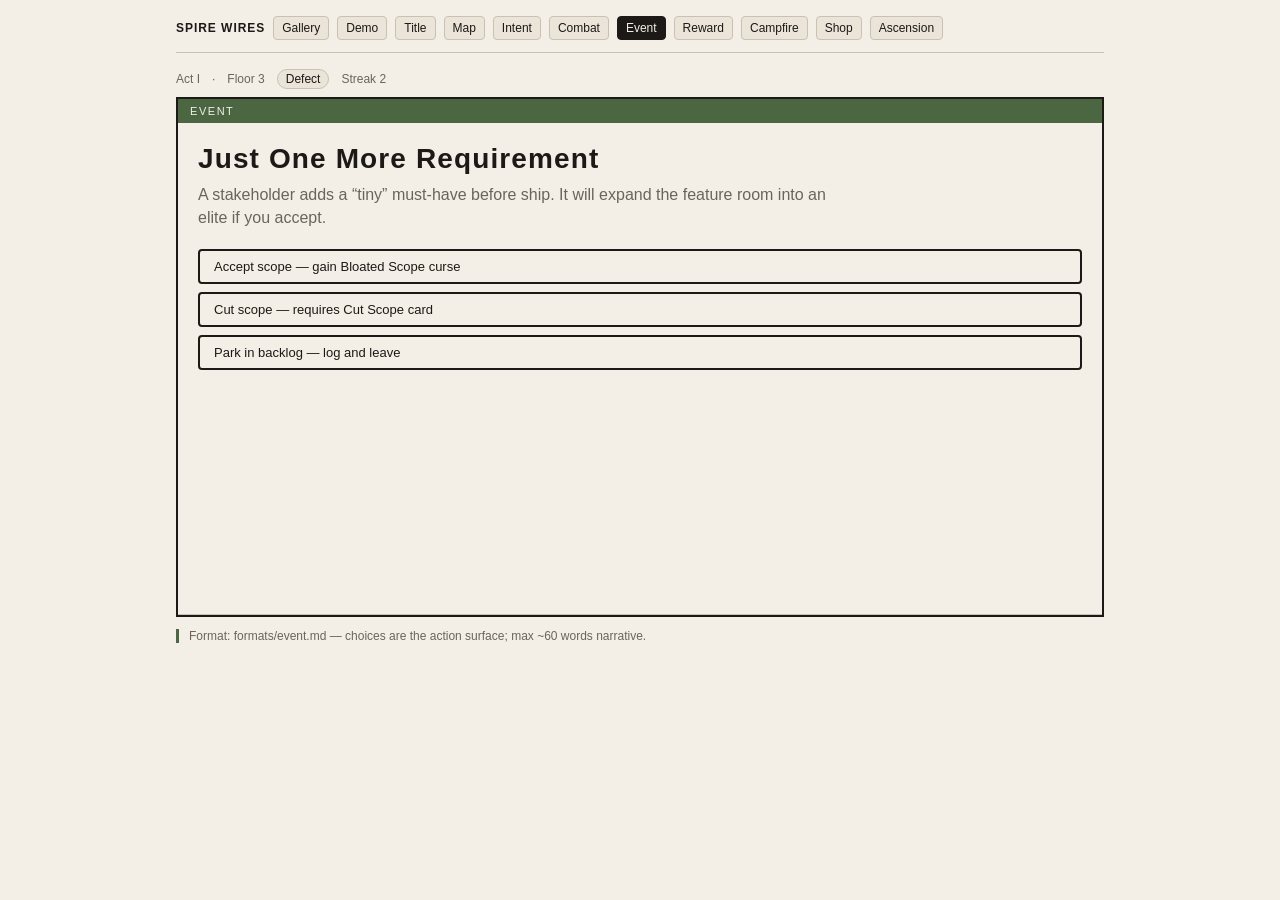
<file: design/spire-ai/ui/wireframes/event.html>
<!DOCTYPE html>
<html lang="en">
<head>
  <meta charset="utf-8" />
  <meta name="viewport" content="width=device-width, initial-scale=1" />
  <title>Wire · Event</title>
  <link rel="stylesheet" href="wireframe.css" />
  <style>:root { --facet: #4a6741; }</style>
</head>
<body>
  <div class="wrap">
    <nav class="nav"><strong>SPIRE WIRES</strong><a href="index.html">Gallery</a><a href="demo.html">Demo</a><a href="title.html">Title</a><a href="map.html">Map</a><a href="intent.html">Intent</a><a href="combat.html">Combat</a><a href="event.html" aria-current="page">Event</a><a href="reward.html">Reward</a><a href="campfire.html">Campfire</a><a href="shop.html">Shop</a><a href="ascension.html">Ascension</a></nav>
    <div class="chrome">
  <span>Act I</span><span>·</span><span>Floor 3</span>
  <span class="chip">Defect</span>
  <span>Streak 2</span>
</div>
    <div class="frame">
      <div class="facet-label">Event</div>
      <div class="hero">
        <h1>Just One More Requirement</h1>
        <p>A stakeholder adds a “tiny” must-have before ship. It will expand the feature room into an elite if you accept.</p>
        <div style="margin-top:20px;display:grid;gap:8px">
          <button class="btn ghost" style="text-align:left">Accept scope — gain Bloated Scope curse</button>
          <button class="btn ghost" style="text-align:left">Cut scope — requires Cut Scope card</button>
          <button class="btn ghost" style="text-align:left">Park in backlog — log and leave</button>
        </div>
      </div>
    </div>
    <p class="note">Format: formats/event.md — choices are the action surface; max ~60 words narrative.</p>
  </div>
</body>
</html>
</file>
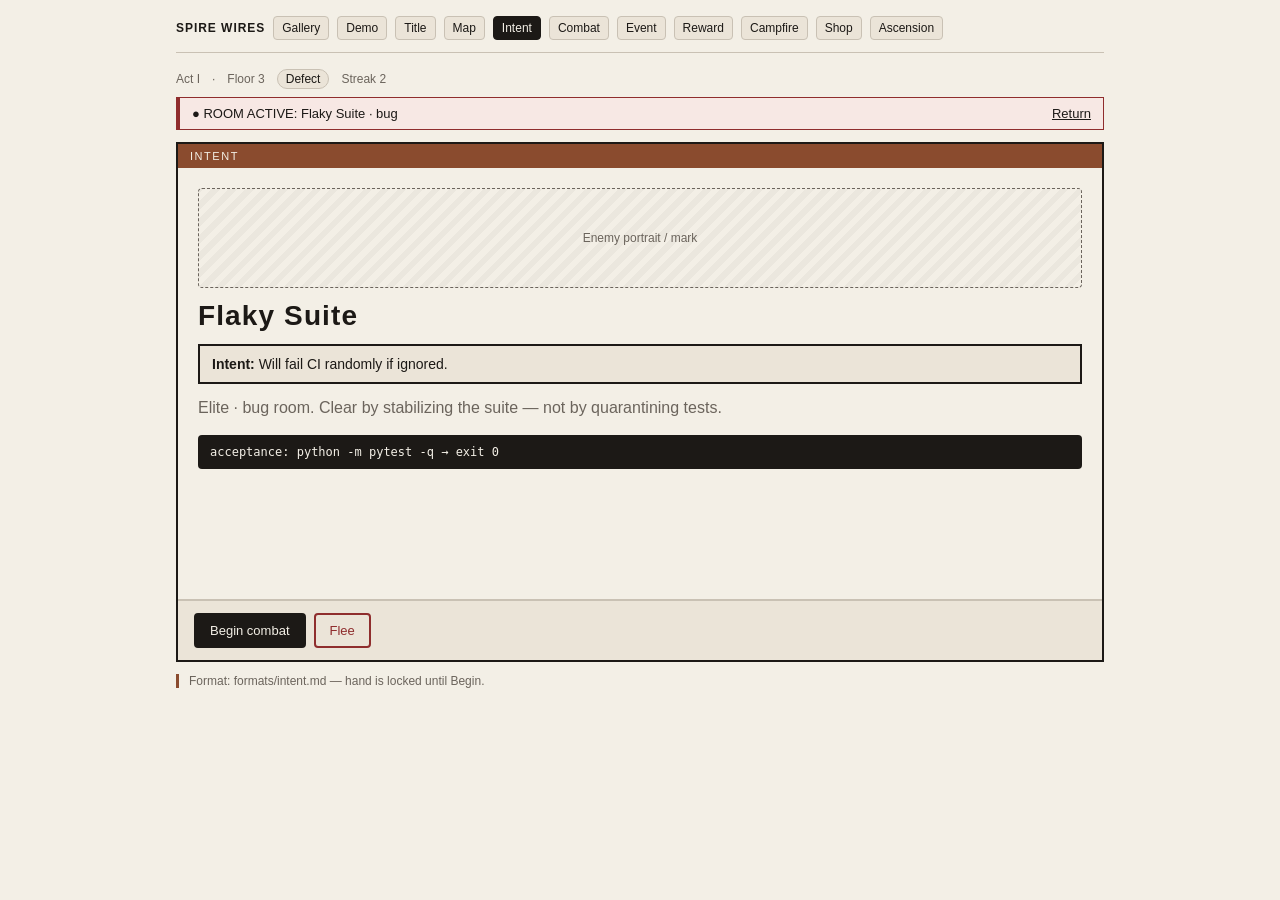
<file: design/spire-ai/ui/wireframes/intent.html>
<!DOCTYPE html>
<html lang="en">
<head>
  <meta charset="utf-8" />
  <meta name="viewport" content="width=device-width, initial-scale=1" />
  <title>Wire · Intent</title>
  <link rel="stylesheet" href="wireframe.css" />
  <style>:root { --facet: #8a4b2e; }</style>
</head>
<body>
  <div class="wrap">
    <nav class="nav"><strong>SPIRE WIRES</strong><a href="index.html">Gallery</a><a href="demo.html">Demo</a><a href="title.html">Title</a><a href="map.html">Map</a><a href="intent.html" aria-current="page">Intent</a><a href="combat.html">Combat</a><a href="event.html">Event</a><a href="reward.html">Reward</a><a href="campfire.html">Campfire</a><a href="shop.html">Shop</a><a href="ascension.html">Ascension</a></nav>
    <div class="chrome">
  <span>Act I</span><span>·</span><span>Floor 3</span>
  <span class="chip">Defect</span>
  <span>Streak 2</span>
</div>
    <div class="banner"><span>● ROOM ACTIVE: Flaky Suite · bug</span><span><a href="combat.html">Return</a></span></div>
    <div class="frame">
      <div class="facet-label">Intent</div>
      <div class="hero">
        <div class="wire" style="min-height:100px;margin-bottom:12px">Enemy portrait / mark</div>
        <h1>Flaky Suite</h1>
        <div class="intent"><strong>Intent:</strong> Will fail CI randomly if ignored.</div>
        <p>Elite · bug room. Clear by stabilizing the suite — not by quarantining tests.</p>
        <div class="acceptance" style="margin-top:16px">acceptance: python -m pytest -q  → exit 0</div>
      </div>
      <div class="actions">
        <button class="btn">Begin combat</button>
        <button class="btn danger">Flee</button>
      </div>
    </div>
    <p class="note">Format: formats/intent.md — hand is locked until Begin.</p>
  </div>
</body>
</html>
</file>
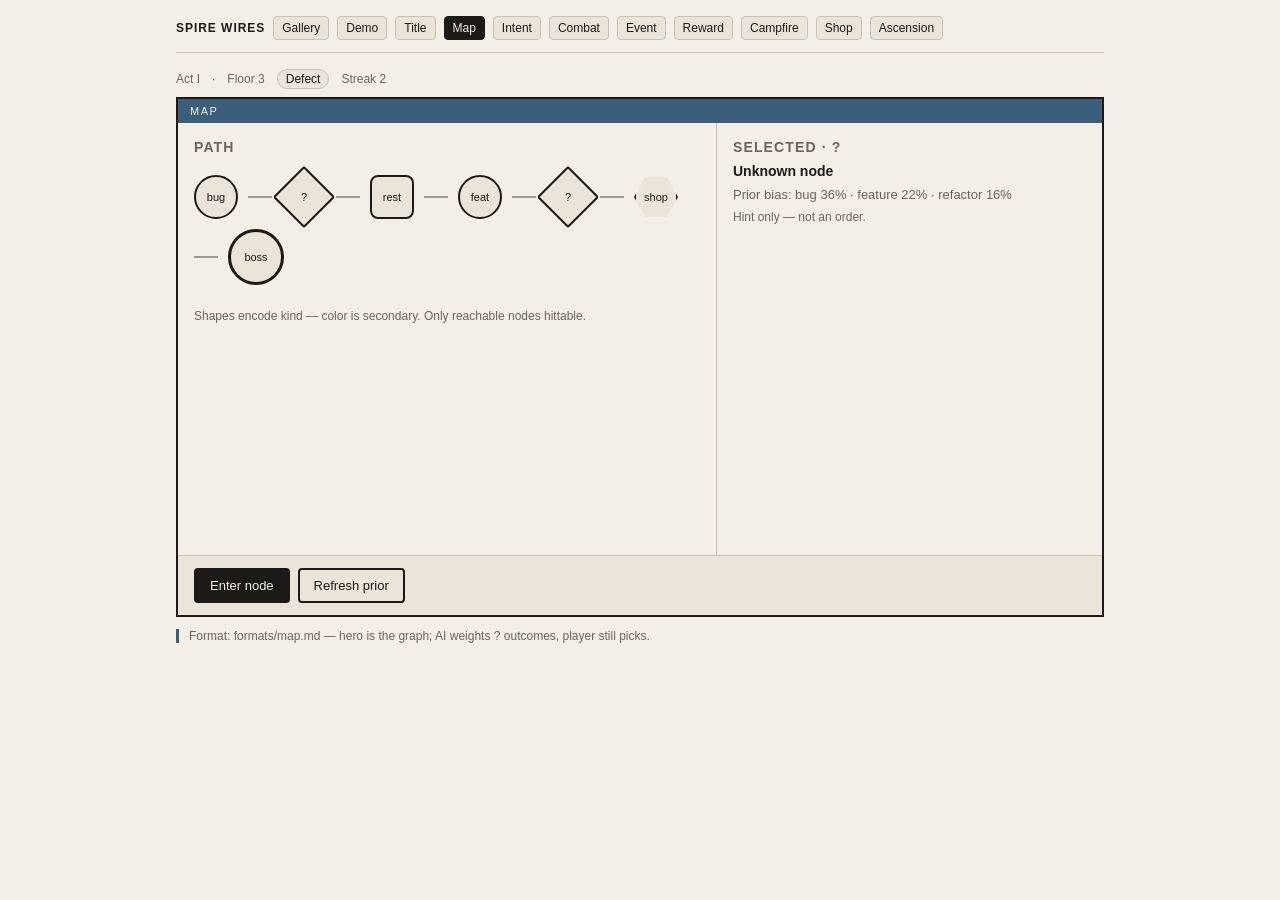
<file: design/spire-ai/ui/wireframes/map.html>
<!DOCTYPE html>
<html lang="en">
<head>
  <meta charset="utf-8" />
  <meta name="viewport" content="width=device-width, initial-scale=1" />
  <title>Wire · Map</title>
  <link rel="stylesheet" href="wireframe.css" />
  <style>:root { --facet: #3a5f7a; }</style>
</head>
<body>
  <div class="wrap">
    <nav class="nav"><strong>SPIRE WIRES</strong><a href="index.html">Gallery</a><a href="demo.html">Demo</a><a href="title.html">Title</a><a href="map.html" aria-current="page">Map</a><a href="intent.html">Intent</a><a href="combat.html">Combat</a><a href="event.html">Event</a><a href="reward.html">Reward</a><a href="campfire.html">Campfire</a><a href="shop.html">Shop</a><a href="ascension.html">Ascension</a></nav>
    <div class="chrome">
  <span>Act I</span><span>·</span><span>Floor 3</span>
  <span class="chip">Defect</span>
  <span>Streak 2</span>
</div>
    <div class="frame">
      <div class="facet-label">Map</div>
      <div class="split" style="flex:1">
        <div class="panel" style="border-bottom:none">
          <h2>Path</h2>
          <div class="path">
            <div class="node circle" title="combat">bug</div><div class="link"></div>
            <div class="node diamond" title="unknown"><span>?</span></div><div class="link"></div>
            <div class="node camp" title="campfire">rest</div><div class="link"></div>
            <div class="node circle" title="combat">feat</div><div class="link"></div>
            <div class="node diamond" title="unknown"><span>?</span></div><div class="link"></div>
            <div class="node hex" title="shop">shop</div><div class="link"></div>
            <div class="node boss" title="boss">boss</div>
          </div>
          <p style="font-size:12px;color:var(--muted)">Shapes encode kind — color is secondary. Only reachable nodes hittable.</p>
        </div>
        <div class="panel" style="border-bottom:none;border-right:none">
          <h2>Selected · ?</h2>
          <p style="margin:0 0 8px;font-size:14px"><strong>Unknown node</strong></p>
          <p style="margin:0;font-size:13px;color:var(--muted)">Prior bias: bug 36% · feature 22% · refactor 16%</p>
          <p style="margin:8px 0 0;font-size:12px;color:var(--muted)">Hint only — not an order.</p>
        </div>
      </div>
      <div class="actions">
        <button class="btn">Enter node</button>
        <button class="btn ghost">Refresh prior</button>
      </div>
    </div>
    <p class="note">Format: formats/map.md — hero is the graph; AI weights ? outcomes, player still picks.</p>
  </div>
</body>
</html>
</file>
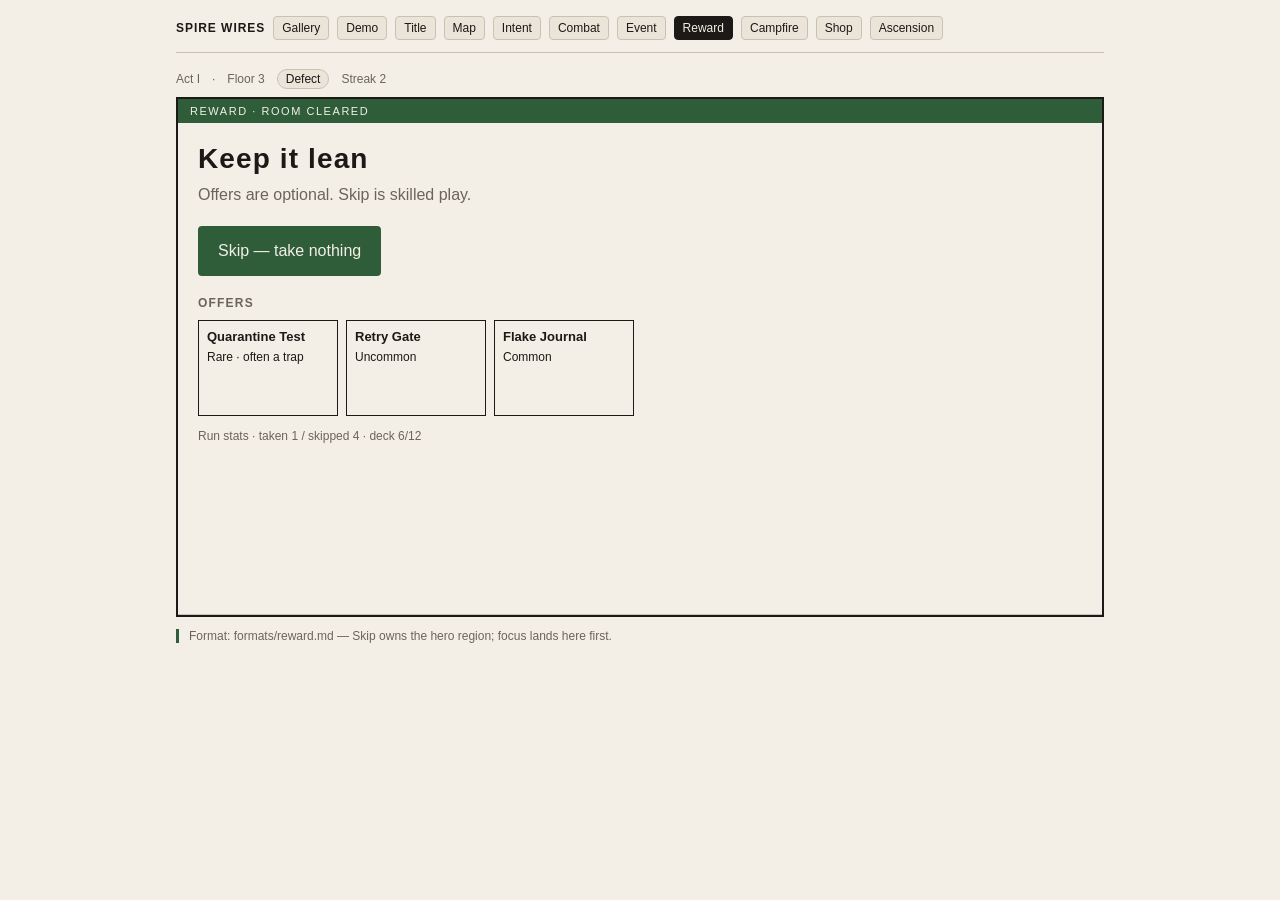
<file: design/spire-ai/ui/wireframes/reward.html>
<!DOCTYPE html>
<html lang="en">
<head>
  <meta charset="utf-8" />
  <meta name="viewport" content="width=device-width, initial-scale=1" />
  <title>Wire · Reward</title>
  <link rel="stylesheet" href="wireframe.css" />
  <style>:root { --facet: #2f5d3a; }</style>
</head>
<body>
  <div class="wrap">
    <nav class="nav"><strong>SPIRE WIRES</strong><a href="index.html">Gallery</a><a href="demo.html">Demo</a><a href="title.html">Title</a><a href="map.html">Map</a><a href="intent.html">Intent</a><a href="combat.html">Combat</a><a href="event.html">Event</a><a href="reward.html" aria-current="page">Reward</a><a href="campfire.html">Campfire</a><a href="shop.html">Shop</a><a href="ascension.html">Ascension</a></nav>
    <div class="chrome">
  <span>Act I</span><span>·</span><span>Floor 3</span>
  <span class="chip">Defect</span>
  <span>Streak 2</span>
</div>
    <div class="frame">
      <div class="facet-label">Reward · Room cleared</div>
      <div class="hero">
        <h1>Keep it lean</h1>
        <p>Offers are optional. Skip is skilled play.</p>
        <div style="margin:20px 0">
          <button class="btn safe hero-skip">Skip — take nothing</button>
        </div>
        <h2 style="font-size:12px;letter-spacing:0.1em;color:var(--muted);text-transform:uppercase">Offers</h2>
        <div class="row" style="margin-top:8px">
          <div class="card"><h3>Quarantine Test</h3>Rare · often a trap</div>
          <div class="card"><h3>Retry Gate</h3>Uncommon</div>
          <div class="card"><h3>Flake Journal</h3>Common</div>
        </div>
        <p style="margin-top:12px;font-size:12px;color:var(--muted)">Run stats · taken 1 / skipped 4 · deck 6/12</p>
      </div>
    </div>
    <p class="note">Format: formats/reward.md — Skip owns the hero region; focus lands here first.</p>
  </div>
</body>
</html>
</file>
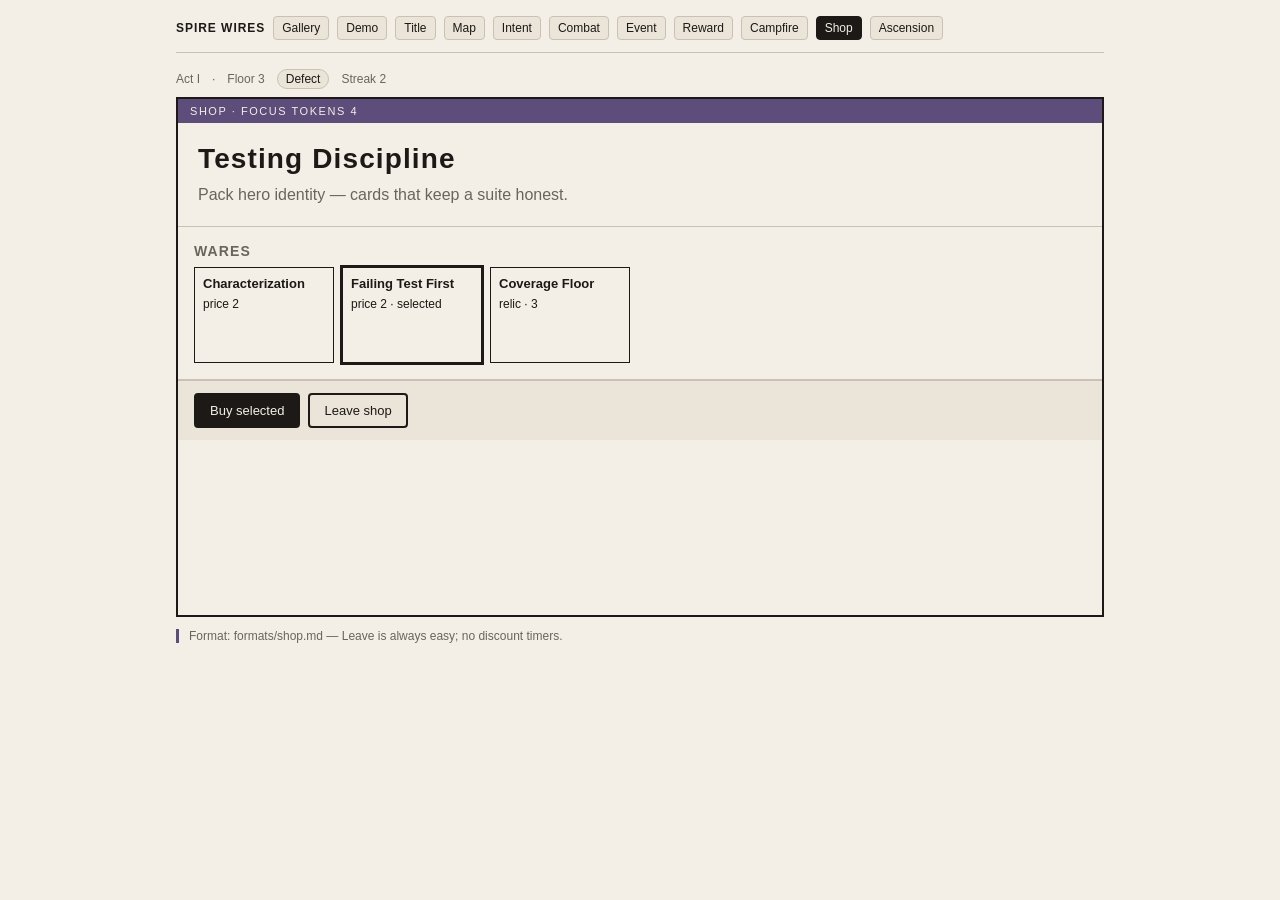
<file: design/spire-ai/ui/wireframes/shop.html>
<!DOCTYPE html>
<html lang="en">
<head>
  <meta charset="utf-8" />
  <meta name="viewport" content="width=device-width, initial-scale=1" />
  <title>Wire · Shop</title>
  <link rel="stylesheet" href="wireframe.css" />
  <style>:root { --facet: #5c4d7a; }</style>
</head>
<body>
  <div class="wrap">
    <nav class="nav"><strong>SPIRE WIRES</strong><a href="index.html">Gallery</a><a href="demo.html">Demo</a><a href="title.html">Title</a><a href="map.html">Map</a><a href="intent.html">Intent</a><a href="combat.html">Combat</a><a href="event.html">Event</a><a href="reward.html">Reward</a><a href="campfire.html">Campfire</a><a href="shop.html" aria-current="page">Shop</a><a href="ascension.html">Ascension</a></nav>
    <div class="chrome">
  <span>Act I</span><span>·</span><span>Floor 3</span>
  <span class="chip">Defect</span>
  <span>Streak 2</span>
</div>
    <div class="frame">
      <div class="facet-label">Shop · Focus tokens 4</div>
      <div class="hero" style="flex:0">
        <h1>Testing Discipline</h1>
        <p>Pack hero identity — cards that keep a suite honest.</p>
      </div>
      <div class="panel" style="border-right:none">
        <h2>Wares</h2>
        <div class="row">
          <div class="card"><h3>Characterization</h3>price 2</div>
          <div class="card" style="outline:2px solid var(--ink)"><h3>Failing Test First</h3>price 2 · selected</div>
          <div class="card"><h3>Coverage Floor</h3>relic · 3</div>
        </div>
      </div>
      <div class="actions">
        <button class="btn">Buy selected</button>
        <button class="btn ghost">Leave shop</button>
      </div>
    </div>
    <p class="note">Format: formats/shop.md — Leave is always easy; no discount timers.</p>
  </div>
</body>
</html>
</file>
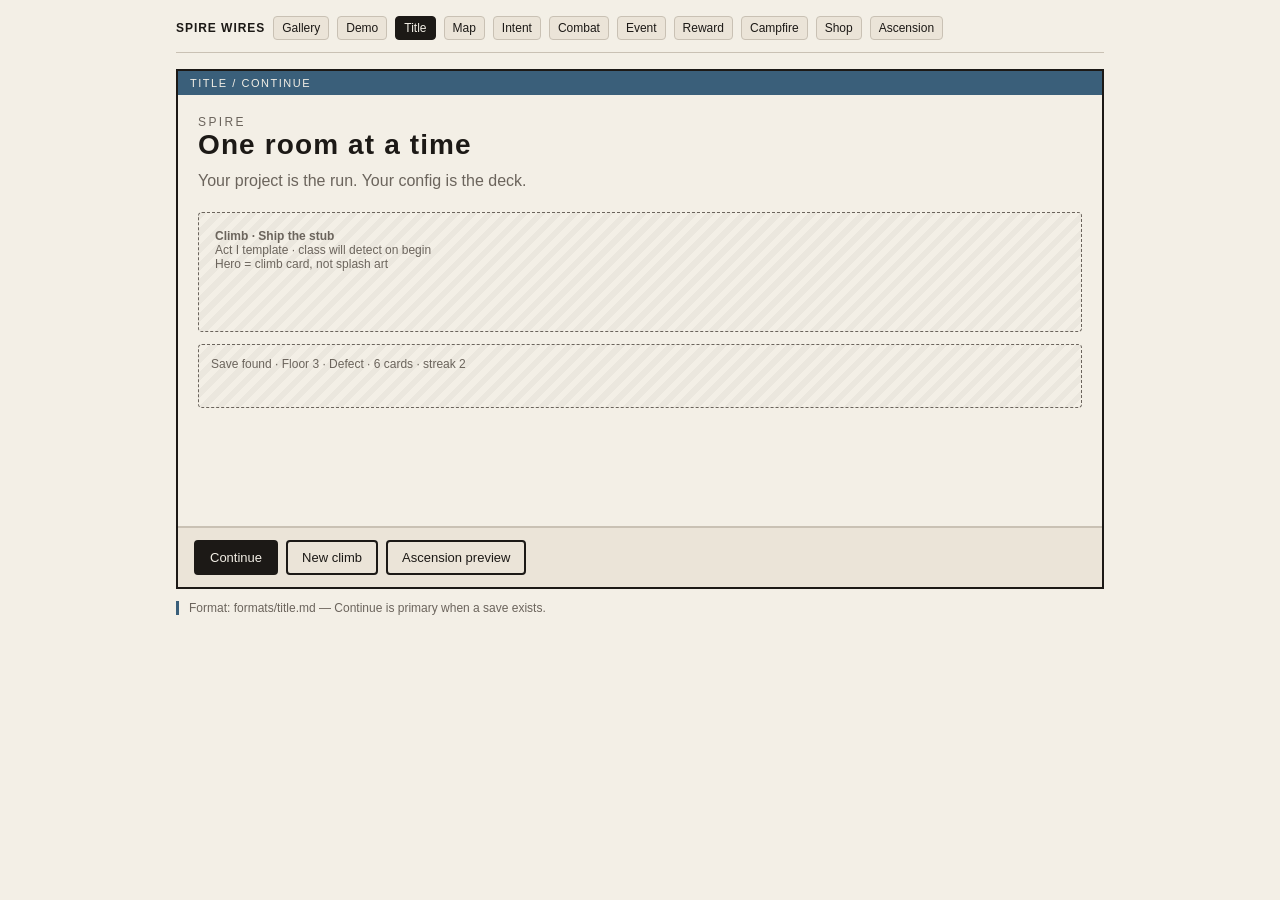
<file: design/spire-ai/ui/wireframes/title.html>
<!DOCTYPE html>
<html lang="en">
<head>
  <meta charset="utf-8" />
  <meta name="viewport" content="width=device-width, initial-scale=1" />
  <title>Wire · Title</title>
  <link rel="stylesheet" href="wireframe.css" />
  <style>:root { --facet: #3a5f7a; }</style>
</head>
<body>
  <div class="wrap">
    <nav class="nav"><strong>SPIRE WIRES</strong><a href="index.html">Gallery</a><a href="demo.html">Demo</a><a href="title.html" aria-current="page">Title</a><a href="map.html">Map</a><a href="intent.html">Intent</a><a href="combat.html">Combat</a><a href="event.html">Event</a><a href="reward.html">Reward</a><a href="campfire.html">Campfire</a><a href="shop.html">Shop</a><a href="ascension.html">Ascension</a></nav>
    <div class="frame">
      <div class="facet-label">Title / Continue</div>
      <div class="hero">
        <div style="font-size:12px;letter-spacing:0.2em;color:var(--muted)">SPIRE</div>
        <h1>One room at a time</h1>
        <p>Your project is the run. Your config is the deck.</p>
        <div class="wire" style="margin-top:20px;min-height:120px;text-align:left;padding:16px;place-items:start">
          <div>
            <strong>Climb · Ship the stub</strong><br />
            Act I template · class will detect on begin<br />
            <span style="color:var(--muted)">Hero = climb card, not splash art</span>
          </div>
        </div>
        <div class="wire" style="margin-top:12px;min-height:64px;text-align:left;padding:12px;place-items:start">
          Save found · Floor 3 · Defect · 6 cards · streak 2
        </div>
      </div>
      <div class="actions">
        <button class="btn">Continue</button>
        <button class="btn ghost">New climb</button>
        <button class="btn ghost">Ascension preview</button>
      </div>
    </div>
    <p class="note">Format: formats/title.md — Continue is primary when a save exists.</p>
  </div>
</body>
</html>
</file>
<file: design/spire-ai/ui/demo/demo.css>
/* Spire — interactive demo styling.
   Builds on DESIGN_SYSTEM.md (paper/ink, one accent at a time, geometry over
   gradients). Adds StS-style interaction feel + an optional dark theme. */

/* ============================ TOKENS ============================ */
:root {
  /* palette (light "manuscript") */
  --paper: #f3efe6;
  --paper-2: #ece6da;
  --ink: #1c1916;
  --ink-soft: #2c2822;
  --muted: #6b645c;
  --line: #c9c1b4;
  --panel: #ebe4d8;
  --panel-2: #e2dacb;
  --danger: #8f2d2d;
  --safe: #2f5d3a;
  --gold: #9a7b34;
  /* Darker variants for small text. The accents above stay as fills, where
     they pass; as 10-13px text they measured between 2.7:1 and 3.9:1. */
  --safe-text: #1f4a2b;
  --gold-text: #6b5320;
  --campfire-text: #7d4520;

  /* class accents */
  --class-defect: #3a5f7a;
  --class-silent: #4a6741;
  --class-ironclad: #8a4b2e;
  --class-watcher: #5c4d7a;
  --class-colorless: #6b645c;

  /* facet accents */
  --facet-map: #3a5f7a;
  --facet-intent: #8a4b2e;
  --facet-combat: #8f2d2d;
  --facet-reward: #2f5d3a;
  --facet-campfire: #9c5527;
  --facet-shop: #5c4d7a;
  --facet-ascension: #1c1916;
  --facet-event: #4a6741;

  --facet: var(--facet-map);
  --facet-tint: color-mix(in srgb, var(--facet) 12%, var(--paper));

  /* Room type is the most repeated signal in the UI, so it owns its own scale
     and nothing else may use these hues as a primary. */
  --room-bug: #8f2d2d;
  --room-feature: #3a5f7a;
  --room-refactor: #5c4d7a;
  --room-design: #4a4a6a;
  --room-docs: #4a6741;
  --room-infra: #8a4b2e;
  --room-orient: #6b645c;

  /* structure */
  --radius: 6px;
  --radius-lg: 12px;
  --shadow-1: 0 1px 2px rgba(28, 25, 22, 0.08), 0 2px 8px rgba(28, 25, 22, 0.06);
  --shadow-2: 0 6px 18px rgba(28, 25, 22, 0.14);
  --shadow-card: 0 10px 26px rgba(28, 25, 22, 0.22);

  /* type */
  --font-display: "Fraunces", "Iowan Old Style", Georgia, serif;
  --font-body: "Newsreader", Georgia, "Times New Roman", serif;
  --font-ui: ui-sans-serif, system-ui, "Segoe UI", Roboto, sans-serif;
  --font-mono: "IBM Plex Mono", ui-monospace, "SFMono-Regular", monospace;

  /* motion */
  --t-fast: 150ms;
  --t-mid: 280ms;
  --t-slow: 420ms;
  --ease: cubic-bezier(0.22, 0.61, 0.36, 1);
}

[data-theme="dark"] {
  --paper: #14110f;
  --paper-2: #1b1714;
  --ink: #f1ead9;
  --ink-soft: #ddd4c1;
  --muted: #9a9084;
  --line: #3a332c;
  --panel: #211c18;
  --panel-2: #2a231d;
  --danger: #d06a5b;
  --safe: #6fae7d;
  --gold: #d8b25f;
  --safe-text: #8fd3a1;
  --gold-text: #e4c47c;
  --campfire-text: #eaa86e;

  --class-defect: #7fb0d0;
  --facet-map: #7fb0d0;
  --facet-intent: #d79a6a;
  --facet-combat: #d76a5f;
  --facet-reward: #7fc292;
  --facet-campfire: #e0955a;
  --facet-shop: #a996d6;
  --facet-ascension: #e8dcc4;
  --facet-event: #8fb583;

  --shadow-1: 0 1px 2px rgba(0, 0, 0, 0.5);
  --shadow-2: 0 8px 24px rgba(0, 0, 0, 0.55);
  --shadow-card: 0 14px 34px rgba(0, 0, 0, 0.6);
  --facet-tint: color-mix(in srgb, var(--facet) 16%, var(--paper));

  --room-bug: #d76a5f;
  --room-feature: #7fb0d0;
  --room-refactor: #a996d6;
  --room-design: #9a9ad0;
  --room-docs: #8fb583;
  --room-infra: #d79a6a;
  --room-orient: #9a9084;
}

* { box-sizing: border-box; }

/* class selectors like .chrome/.banner/.fanfare set display, which would
   otherwise beat the [hidden] UA rule — keep hidden authoritative. */
[hidden] { display: none !important; }

html, body { height: 100%; }

body {
  margin: 0;
  font-family: var(--font-body);
  background:
    radial-gradient(1200px 600px at 50% -10%, var(--facet-tint), transparent 60%),
    var(--paper);
  color: var(--ink);
  line-height: 1.5;
  transition: background-color var(--t-mid) var(--ease);
  -webkit-font-smoothing: antialiased;
}

h1, h2, h3 { font-family: var(--font-display); font-weight: 600; margin: 0; }

/* ============================ SHELL ============================ */
.app-shell {
  max-width: 1080px;
  margin: 0 auto;
  padding: 18px 20px 32px;
  min-height: 100%;
  display: flex;
  flex-direction: column;
  gap: 14px;
}

.topbar {
  display: flex;
  align-items: center;
  justify-content: space-between;
  gap: 16px;
  flex-wrap: wrap;
}
.topbar-left { display: flex; align-items: baseline; gap: 12px; }
.wordmark {
  font-family: var(--font-display);
  font-weight: 700;
  font-size: 24px;
  letter-spacing: 0.16em;
}
.wordmark-sub { font-family: var(--font-ui); font-size: 12px; color: var(--muted); letter-spacing: 0.04em; }

.topbar-right { display: flex; align-items: center; gap: 10px; flex-wrap: wrap; }
.jump { display: flex; gap: 4px; flex-wrap: wrap; }
.jump-btn, .icon-btn {
  font-family: var(--font-ui);
  font-size: 12px;
  border: 1px solid var(--line);
  background: var(--panel);
  color: var(--ink);
  padding: 5px 9px;
  border-radius: 999px;
  cursor: pointer;
  transition: background-color var(--t-fast) var(--ease), border-color var(--t-fast) var(--ease), color var(--t-fast) var(--ease);
}
.jump-btn:hover, .icon-btn:hover { border-color: var(--ink); }
.jump-btn.is-current { background: var(--ink); color: var(--paper); border-color: var(--ink); }
.icon-btn { display: inline-flex; align-items: center; gap: 6px; }
.theme-dot {
  width: 12px; height: 12px; border-radius: 50%;
  border: 1px solid var(--ink);
  background: conic-gradient(var(--ink) 0 50%, transparent 50% 100%);
}

/* ============================ CHROME ============================ */
.chrome {
  display: flex; align-items: center; gap: 12px; flex-wrap: wrap;
  font-family: var(--font-ui); font-size: 13px; color: var(--muted);
  padding: 8px 14px;
  border: 1px solid var(--line);
  border-radius: var(--radius);
  background: var(--panel);
}
.chrome strong { color: var(--ink); font-weight: 600; }
.chrome .dot { opacity: 0.5; }
.chip {
  font-family: var(--font-ui); font-size: 12px;
  padding: 2px 10px; border-radius: 999px;
  border: 1px solid var(--line); background: var(--panel-2); color: var(--ink);
}
.class-chip { border-color: color-mix(in srgb, var(--class-defect) 60%, var(--line)); color: var(--class-defect); font-weight: 600; }
.chrome-asc { margin-left: auto; }
.chrome-energy { display: inline-flex; align-items: center; gap: 8px; }
.chrome-energy-label { text-transform: uppercase; letter-spacing: 0.1em; font-size: 11px; }

.orb-row { display: inline-flex; gap: 5px; align-items: center; }
.orb {
  width: 16px; height: 16px; border-radius: 50%;
  border: 1.5px solid var(--facet-combat);
  background: radial-gradient(circle at 35% 30%, color-mix(in srgb, var(--facet-combat) 70%, white), var(--facet-combat));
  box-shadow: 0 0 6px color-mix(in srgb, var(--facet-combat) 40%, transparent);
}
.orb.spent { background: transparent; box-shadow: none; opacity: 0.4; }

/* ============================ BANNER ============================ */
.banner {
  display: flex; align-items: center; gap: 10px;
  border: 1px solid color-mix(in srgb, var(--facet-combat) 55%, var(--line));
  border-left: 4px solid var(--facet-combat);
  background: color-mix(in srgb, var(--facet-combat) 10%, var(--paper));
  padding: 9px 14px; border-radius: var(--radius);
  font-family: var(--font-ui); font-size: 13px;
}
.banner-mark { color: var(--facet-combat); animation: pulse 1.6s var(--ease) infinite; }
.banner-text { font-weight: 600; letter-spacing: 0.02em; }
.banner-actions { margin-left: auto; display: flex; gap: 10px; align-items: center; }
.banner-btn {
  font-family: var(--font-ui); font-size: 12px; font-weight: 600;
  border: 1px solid var(--ink); border-radius: var(--radius);
  background: var(--paper); color: var(--ink); padding: 4px 10px; cursor: pointer;
}
.banner-btn:hover { background: var(--panel-2); }
.banner-btn:focus-visible { outline: 2px solid var(--ink); outline-offset: 2px; }
.banner-btn.flee-link { border-color: var(--danger); color: var(--danger); background: transparent; }

/* ============================ STAGE ============================ */
.stage {
  position: relative;
  border: 1px solid var(--line);
  border-radius: var(--radius-lg);
  background: var(--paper-2);
  box-shadow: var(--shadow-2);
  min-height: 620px;
  overflow: hidden;
  flex: 1;
}

.screen {
  display: none;
  flex-direction: column;
  gap: 16px;
  padding: 26px 28px 24px;
  min-height: 620px;
}
.screen.is-active { display: flex; animation: screen-in var(--t-mid) var(--ease); }

.facet-tab {
  align-self: flex-start;
  font-family: var(--font-ui);
  font-size: 11px; letter-spacing: 0.16em; text-transform: uppercase;
  color: var(--paper);
  background: var(--facet);
  padding: 5px 12px; border-radius: 999px;
  box-shadow: var(--shadow-1);
}
.section-h {
  font-family: var(--font-ui); font-size: 12px; font-weight: 600;
  letter-spacing: 0.12em; text-transform: uppercase; color: var(--muted);
}
.hint { font-family: var(--font-ui); font-size: 12px; color: var(--muted); margin: 0; }
.caption { font-family: var(--font-ui); font-size: 12px; color: var(--muted); margin: 0; }

/* ============================ BUTTONS ============================ */
.btn {
  font-family: var(--font-ui); font-size: 14px; font-weight: 600;
  border: 1.5px solid var(--ink);
  background: var(--ink); color: var(--paper);
  padding: 10px 18px; border-radius: var(--radius);
  cursor: pointer;
  transition: transform var(--t-fast) var(--ease), box-shadow var(--t-fast) var(--ease),
    background-color var(--t-fast) var(--ease), opacity var(--t-fast) var(--ease);
}
.btn:hover { transform: translateY(-1px); box-shadow: var(--shadow-1); }
.btn:active { transform: translateY(0); }
.btn:focus-visible { outline: 2px solid var(--facet); outline-offset: 2px; }
.btn:disabled { opacity: 0.4; cursor: not-allowed; transform: none; box-shadow: none; }
.btn-ghost { background: transparent; color: var(--ink); }
.btn-danger { background: transparent; border-color: var(--danger); color: var(--danger); }
.btn-link { background: transparent; border-color: transparent; color: var(--muted); text-decoration: underline; text-underline-offset: 3px; }
.btn-link:hover { color: var(--ink); box-shadow: none; }

.screen-actions { margin-top: auto; display: flex; gap: 10px; flex-wrap: wrap; align-items: center; }
.rail-actions { display: flex; gap: 10px; flex-wrap: wrap; margin-top: 14px; }

/* ============================ TITLE ============================ */
.title-hero { display: flex; flex-direction: column; align-items: center; text-align: center; gap: 14px; margin: auto 0; }
.title-wordmark { font-family: var(--font-display); font-weight: 700; font-size: 64px; letter-spacing: 0.14em; line-height: 1; }
.title-tag { font-size: 17px; color: var(--muted); margin: 0; }
.climb-card {
  width: min(440px, 100%); text-align: left;
  border: 1px solid var(--line); border-top: 3px solid var(--facet-map);
  background: var(--panel); border-radius: var(--radius-lg);
  padding: 18px 20px; box-shadow: var(--shadow-1);
  transition: transform var(--t-fast) var(--ease), box-shadow var(--t-fast) var(--ease);
}
.climb-card:hover, .climb-card:focus-visible { transform: translateY(-3px); box-shadow: var(--shadow-2); outline: none; }
.climb-card-tag { font-family: var(--font-ui); font-size: 11px; letter-spacing: 0.14em; text-transform: uppercase; color: var(--facet-map); }
.climb-card h2 { font-size: 26px; margin: 4px 0 6px; }
.climb-card p { margin: 0 0 10px; color: var(--muted); }
.climb-meta { font-family: var(--font-ui); font-size: 12px; color: var(--muted); margin: 0; padding-left: 18px; }
.save-strip {
  display: inline-flex; align-items: center; gap: 8px;
  font-family: var(--font-ui); font-size: 13px; color: var(--muted);
  border: 1px dashed var(--line); border-radius: 999px; padding: 6px 14px;
}
.save-dot { width: 8px; height: 8px; border-radius: 50%; background: var(--safe); box-shadow: 0 0 6px var(--safe); }
.title-actions { display: flex; gap: 10px; flex-wrap: wrap; justify-content: center; margin-top: 4px; }

/* ============================ MAP ============================ */
/* The graph is wide, so it gets its own full-width row and the detail rail
   sits beneath it rather than squeezing it into a column. */
.map-layout { display: flex; flex-direction: column; gap: 16px; flex: 1; min-height: 0; }
.map-graph-wrap { display: flex; flex-direction: column; gap: 10px; min-height: 0; }

.boss-header {
  display: flex; align-items: baseline; gap: 10px; flex-wrap: wrap;
  border: 1px solid var(--line); border-top: 3px solid var(--facet-map);
  border-radius: var(--radius); background: var(--panel); padding: 10px 14px;
}
.boss-label {
  font-family: var(--font-ui); font-size: 10px; letter-spacing: 0.14em;
  text-transform: uppercase; color: var(--facet-map);
}
.boss-header strong { font-family: var(--font-display); font-size: 18px; }
.boss-header .hint { margin-left: auto; }

/* No inner scrollbar. The whole act is visible and the page scrolls if it has
   to, because two nested scroll areas is one too many and cramming 15 floors
   into a short panel put the click targets on top of each other. */
.map-graph {
  position: relative;
  border: 1px solid var(--line); border-radius: var(--radius-lg);
  background: var(--panel);
  padding: 16px 10px;
}
/* Lane spacing has to clear the node diameter with room to spare, or adjacent
   lanes become one click target. */
.map-canvas { position: relative; height: calc(var(--lanes, 7) * 42px); }
.map-edges { position: absolute; inset: 0; width: 100%; height: 100%; pointer-events: none; }
.map-edge { stroke: var(--line); stroke-width: 1.5; opacity: 0.55; }
.map-edge.lit { stroke: var(--facet-map); stroke-width: 2.5; opacity: 1; }
/* The edges you may actually take next. */
.map-edge.open { stroke: var(--facet-map); stroke-width: 3; opacity: 1; }

.mnode {
  position: absolute; transform: translate(-50%, -50%);
  width: 24px; height: 24px; padding: 0; font-size: 11px;
  display: grid; place-items: center;
  border: 2px solid var(--line); border-radius: 50%;
  background: var(--paper-2); color: var(--muted);
  font-family: var(--font-ui); font-size: 13px; line-height: 1;
  cursor: not-allowed; appearance: none;
  transition: transform var(--t-fast) var(--ease), box-shadow var(--t-fast) var(--ease),
    background-color var(--t-fast) var(--ease), border-color var(--t-fast) var(--ease);
}
.mnode.k-elite { width: 30px; height: 30px; font-size: 13px; box-shadow: inset 0 0 0 2px var(--paper-2); }
.mnode.k-boss { width: 34px; height: 34px; font-size: 15px; border-width: 3px; border-color: var(--ink); color: var(--ink); }
.mnode.k-rest { border-radius: 7px; }
.mnode.k-shop {
  clip-path: polygon(25% 5%, 75% 5%, 100% 50%, 75% 95%, 25% 95%, 0 50%);
  border-radius: 0;
}
.mnode.k-unknown { clip-path: polygon(50% 0, 100% 50%, 50% 100%, 0 50%); border-radius: 0; }
.mnode.k-treasure { border-radius: 3px; }

/* Unreachable nodes recede hard, so the reachable set reads instantly. */
.mnode { opacity: 0.28; }
.mnode.cleared {
  opacity: 0.8; border-color: var(--facet-map); color: var(--facet-map);
  background: var(--panel-2);
}
.mnode.current {
  opacity: 1; border-color: var(--ink); color: var(--paper); background: var(--ink);
  box-shadow: 0 0 0 4px color-mix(in srgb, var(--facet-map) 30%, transparent);
  transform: translate(-50%, -50%) scale(1.15);
}
.mnode.legal {
  opacity: 1; cursor: pointer; border-color: var(--facet-map); color: var(--ink);
  background: var(--paper); border-width: 3px;
  animation: node-pulse 2.2s var(--ease) infinite;
}
.mnode.legal:hover { transform: translate(-50%, -50%) scale(1.3); }
.mnode.selected {
  opacity: 1; background: var(--facet-map); color: var(--paper);
  border-color: var(--facet-map);
  animation: none; transform: translate(-50%, -50%) scale(1.3);
}
.mnode:focus-visible { outline: 2px solid var(--ink); outline-offset: 3px; }

/* Sits below the current node, in space already walked, so it never covers a
   node you still have to click. */
.you-are-here {
  position: absolute; transform: translate(-50%, 0);
  font-family: var(--font-ui); font-size: 9px; letter-spacing: 0.08em;
  text-transform: uppercase; color: var(--paper); background: var(--ink);
  padding: 1px 6px; border-radius: 999px; white-space: nowrap; pointer-events: none;
}

.map-rail {
  border: 1px solid var(--line); border-radius: var(--radius-lg);
  background: var(--panel); padding: 16px 18px;
  display: grid; grid-template-columns: 1fr auto; gap: 4px 20px; align-items: center;
}
.map-rail .section-h { grid-column: 1; }
.map-rail .rail-actions { grid-column: 2; grid-row: 1 / span 3; margin-top: 0; }
.map-title { font-family: var(--font-body); font-size: 17px; margin: 0; grid-column: 1; }
.map-prior { font-family: var(--font-ui); font-size: 13px; color: var(--muted); margin: 0; grid-column: 1; }
.map-rail .hint { grid-column: 1; }

/* ============================ INTENT ============================ */
.intent-hero { display: flex; align-items: center; gap: 18px; }
.enemy-sigil {
  width: 96px; height: 96px; flex: none; border-radius: 18px;
  border: 2px solid var(--facet-intent);
  background:
    radial-gradient(circle at 30% 25%, color-mix(in srgb, var(--facet-intent) 30%, var(--panel)), var(--panel)),
    var(--panel);
  box-shadow: inset 0 0 0 6px var(--paper-2), var(--shadow-1);
  position: relative;
}
.enemy-sigil::after {
  content: ""; position: absolute; inset: 26px;
  border: 3px solid var(--facet-intent); border-radius: 6px; transform: rotate(45deg); opacity: 0.7;
}
.enemy-sigil.sm { width: 64px; height: 64px; border-radius: 12px; }
.enemy-sigil.sm::after { inset: 16px; border-width: 2px; }
.enemy-kind { font-family: var(--font-ui); font-size: 12px; letter-spacing: 0.1em; text-transform: uppercase; color: var(--facet-intent); }
.enemy-name { font-size: 34px; letter-spacing: 0.02em; }
.intent-bar {
  display: flex; align-items: center; gap: 10px;
  border: 2px solid var(--ink); border-radius: var(--radius);
  background: var(--panel); padding: 12px 14px; font-size: 16px;
  animation: intent-reveal var(--t-slow) var(--ease);
}
.intent-icon { color: var(--facet-intent); font-size: 18px; }
.intent-blurb { margin: 0; color: var(--muted); max-width: 54ch; }
.acceptance { border-radius: var(--radius); overflow: hidden; border: 1px solid var(--ink); max-width: 560px; }
.acceptance-label {
  font-family: var(--font-ui); font-size: 11px; letter-spacing: 0.12em; text-transform: uppercase;
  background: var(--ink); color: var(--paper); padding: 5px 12px;
}
.acceptance code {
  display: block; font-family: var(--font-mono); font-size: 13px;
  background: #100e0c; color: #efe7d6; padding: 12px 14px;
}

/* ============================ COMBAT ============================ */
.combat-stage {
  border: 1px solid var(--line); border-radius: var(--radius-lg);
  background: linear-gradient(180deg, color-mix(in srgb, var(--facet-combat) 8%, var(--panel)), var(--panel));
  padding: 18px; display: flex; flex-direction: column; gap: 12px;
}
.enemy-block { display: flex; gap: 16px; align-items: center; }
.enemy-info { flex: 1; }
.enemy-info .enemy-name { font-size: 24px; }
.clear-row { display: flex; align-items: center; gap: 10px; margin: 8px 0; }
.clear-meter {
  position: relative; flex: 1; height: 16px;
  border: 1.5px solid var(--ink); border-radius: 999px; overflow: hidden; background: var(--panel-2);
}
.clear-fill {
  position: absolute; inset: 0; right: auto; width: 100%;
  background: linear-gradient(90deg, var(--facet-combat), color-mix(in srgb, var(--facet-combat) 70%, var(--danger)));
  transition: width var(--t-slow) var(--ease);
}
/* Beside the bar, not over it. Overlaying needed mix-blend-mode, which
   inverted to near-black on a near-black track in dark theme. */
.clear-text {
  flex: none; min-width: 8.5em;
  font-family: var(--font-ui); font-size: 12px; font-weight: 600; color: var(--ink);
}
.telegraph { font-family: var(--font-ui); font-size: 13px; color: var(--facet-combat); font-weight: 600; }
.combat-log { font-family: var(--font-mono); font-size: 12px; color: var(--muted); margin: 0; min-height: 1.4em; }

.hand-dock { display: flex; flex-direction: column; gap: 8px; }
.hand-dock-head { display: flex; align-items: center; justify-content: space-between; }
.energy-inline { font-family: var(--font-ui); font-size: 12px; color: var(--muted); display: inline-flex; gap: 8px; align-items: center; }
.hand-fan {
  display: flex; justify-content: center; align-items: flex-end;
  gap: 0; min-height: 220px; padding: 20px 0 8px; perspective: 1200px;
}
.play-card {
  --rot: 0deg; --ty: 0px; --tx: 0px;
  position: relative; flex: none;
  width: 150px; height: 200px; margin: 0 -18px;
  border: 1px solid var(--ink); border-radius: 12px;
  background: linear-gradient(180deg, var(--paper), var(--panel));
  box-shadow: var(--shadow-card);
  padding: 12px 12px 10px;
  transform: translateX(var(--tx)) translateY(var(--ty)) rotate(var(--rot));
  transform-origin: bottom center;
  transition: transform var(--t-mid) var(--ease), box-shadow var(--t-mid) var(--ease), opacity var(--t-mid) var(--ease);
  cursor: pointer; text-align: left;
}
.play-card:hover:not(:disabled), .play-card:focus-visible:not(:disabled) {
  transform: translateX(var(--tx)) translateY(-28px) rotate(0deg) scale(1.06);
  z-index: 5; outline: none;
}
.play-card:focus-visible { box-shadow: 0 0 0 3px var(--facet-combat), var(--shadow-card); }
.play-card .cost {
  position: absolute; top: -10px; left: -10px;
  width: 32px; height: 32px; border-radius: 50%;
  display: grid; place-items: center;
  font-family: var(--font-ui); font-weight: 700; font-size: 14px;
  color: var(--paper);
  background: radial-gradient(circle at 35% 30%, color-mix(in srgb, var(--facet-combat) 70%, white), var(--facet-combat));
  border: 2px solid var(--paper); box-shadow: var(--shadow-1);
}
.play-card .notch {
  position: absolute; top: 10px; right: 10px;
  width: 10px; height: 10px; transform: rotate(45deg);
  border: 1.5px solid var(--ink);
}
.play-card.rare .notch { background: var(--gold); border-color: var(--gold); }
.play-card.uncommon .notch { background: var(--facet-map); border-color: var(--facet-map); }
.play-card h4 { font-family: var(--font-display); font-size: 15px; margin: 8px 0 6px; }
.play-card .body { font-size: 13px; color: var(--ink-soft); }
.play-card .rtype { position: absolute; bottom: 10px; left: 12px; font-family: var(--font-ui); font-size: 10px; letter-spacing: 0.1em; text-transform: uppercase; color: var(--muted); }
.play-card:disabled { cursor: not-allowed; opacity: 0.3; }
/* Legal but unaffordable. Still clickable so it can say why. */
.play-card[aria-disabled="true"] { filter: grayscale(0.6); opacity: 0.6; cursor: help; }
.play-card[aria-disabled="true"]:hover {
  transform: translateX(var(--tx)) translateY(-10px) rotate(var(--rot));
  opacity: 0.85;
}

/* Cards that are not legal in this room. Deliberately not card-shaped, so
   nobody mistakes them for something they can play. */
.hand-bench {
  display: flex; flex-wrap: wrap; gap: 8px; align-items: center;
  padding-top: 10px; border-top: 1px dashed var(--line);
}
.bench-label {
  font-family: var(--font-ui); font-size: 11px; letter-spacing: 0.1em;
  text-transform: uppercase; color: var(--muted);
}
.bench-chip {
  font-family: var(--font-ui); font-size: 12px; color: var(--muted);
  border: 1px solid var(--line); border-radius: 4px;
  padding: 3px 9px; background: var(--panel);
}
.bench-rooms { opacity: 0.65; font-size: 10px; }
.play-card.committing { animation: card-commit var(--t-slow) var(--ease); }

/* ============================ EVENT ============================ */
.event-hero { max-width: 60ch; }
.event-hero h1 { font-size: 30px; margin-bottom: 8px; }
.event-hero p { margin: 0; font-size: 17px; color: var(--ink-soft); }
.choice-stack { display: grid; gap: 10px; max-width: 620px; }
.choice {
  text-align: left; width: 100%;
  border: 1px solid var(--line); border-left: 3px solid var(--facet-event);
  background: var(--panel); border-radius: var(--radius);
  padding: 12px 16px; cursor: pointer;
  font-family: var(--font-body);
  transition: transform var(--t-fast) var(--ease), box-shadow var(--t-fast) var(--ease), border-color var(--t-fast) var(--ease);
}
.choice:hover, .choice:focus-visible { transform: translateX(3px); box-shadow: var(--shadow-1); outline: none; }
.choice.greedy { border-left-color: var(--danger); }
.choice .c-label { font-family: var(--font-display); font-size: 16px; font-weight: 600; display: block; }
.choice .c-consequence { font-family: var(--font-ui); font-size: 13px; color: var(--muted); }

/* ============================ REWARD ============================ */
.skip-hero {
  width: 100%; border: 2px solid var(--safe); border-radius: var(--radius-lg);
  background: color-mix(in srgb, var(--safe) 12%, var(--paper));
  color: var(--ink); padding: 26px; cursor: pointer;
  display: flex; flex-direction: column; align-items: center; gap: 6px;
  transition: transform var(--t-fast) var(--ease), box-shadow var(--t-fast) var(--ease);
}
.skip-hero:hover { transform: translateY(-2px); box-shadow: var(--shadow-2); }
.skip-hero:focus-visible { outline: 3px solid var(--safe); outline-offset: 3px; }
.skip-kicker { font-family: var(--font-ui); font-size: 12px; letter-spacing: 0.12em; text-transform: uppercase; color: var(--safe-text); }
.skip-main { font-family: var(--font-display); font-size: 30px; font-weight: 700; }
/* Refusal has to pay a number, or discipline never feels like a win. */
.skip-payout {
  font-family: var(--font-ui); font-size: 13px; font-weight: 600;
  color: var(--paper); background: var(--safe);
  padding: 3px 12px; border-radius: 999px;
}
.offers-h { margin-top: 4px; }
.offer-row { display: flex; gap: 14px; flex-wrap: wrap; }
.offer {
  width: 180px; text-align: left;
  border: 1px solid var(--line); border-radius: var(--radius);
  background: var(--panel); padding: 14px; cursor: pointer;
  position: relative;
  transition: transform var(--t-fast) var(--ease), box-shadow var(--t-fast) var(--ease);
}
.offer:hover, .offer:focus-visible { transform: translateY(-3px); box-shadow: var(--shadow-2); outline: none; }
.offer h4 { font-family: var(--font-display); font-size: 16px; margin: 0 0 6px; }
.offer .rarity { font-family: var(--font-ui); font-size: 12px; color: var(--muted); }
.offer .notch { position: absolute; top: 12px; right: 12px; width: 10px; height: 10px; transform: rotate(45deg); border: 1.5px solid var(--ink); }
.offer.rare .notch { background: var(--gold); border-color: var(--gold); }
.offer.uncommon .notch { background: var(--facet-map); border-color: var(--facet-map); }

/* ============================ CAMPFIRE ============================ */
.camp-hero { display: flex; gap: 18px; align-items: center; }
.camp-flame {
  width: 66px; height: 66px; flex: none; display: grid; place-items: center;
  font-size: 30px; border-radius: 16px; background: var(--panel);
  border: 2px solid var(--facet-campfire);
  box-shadow: 0 0 20px color-mix(in srgb, var(--facet-campfire) 30%, transparent);
}
.camp-hero h1 { font-size: 28px; margin-bottom: 8px; }
.mode-switch { display: inline-flex; border: 1px solid var(--line); border-radius: 999px; overflow: hidden; }
.mode-btn {
  font-family: var(--font-ui); font-size: 13px; font-weight: 600;
  border: none; background: var(--panel); color: var(--muted);
  padding: 7px 16px; cursor: pointer; transition: background-color var(--t-fast) var(--ease), color var(--t-fast) var(--ease);
}
.mode-btn + .mode-btn { border-left: 1px solid var(--line); }
.mode-btn.is-on { background: var(--facet-campfire); color: var(--paper); }
.mode-btn:focus-visible { outline: 2px solid var(--facet-campfire); outline-offset: -2px; }
.camp-list { border: 1px solid var(--line); border-radius: var(--radius-lg); background: var(--panel); overflow: hidden; }
.deck-row {
  display: flex; align-items: center; justify-content: space-between; gap: 12px;
  width: 100%; text-align: left; border: none; background: transparent;
  border-bottom: 1px solid var(--line); padding: 12px 16px;
  font-family: var(--font-body); font-size: 15px; color: var(--ink);
  cursor: pointer; transition: background-color var(--t-fast) var(--ease);
}
.deck-row:last-child { border-bottom: none; }
.deck-row:hover:not(:disabled) { background: var(--panel-2); }
.deck-row:disabled { cursor: default; }
.deck-row.selected { background: color-mix(in srgb, var(--facet-campfire) 16%, var(--panel)); box-shadow: inset 3px 0 0 var(--facet-campfire); }
.deck-row .meta { font-family: var(--font-ui); font-size: 12px; color: var(--muted); }
.deck-row .unplayed { color: var(--campfire-text); font-weight: 600; }

/* ============================ SHOP ============================ */
.pack-hero { display: flex; gap: 16px; align-items: center; }
.pack-brand {
  width: 66px; height: 66px; flex: none; display: grid; place-items: center;
  font-family: var(--font-display); font-weight: 700; font-size: 22px;
  color: var(--paper); background: var(--facet-shop); border-radius: 14px;
  box-shadow: var(--shadow-1);
}
.pack-hero h1 { font-size: 26px; }
.pack-hero p { margin: 4px 0 0; color: var(--muted); }
.ware-grid { display: grid; grid-template-columns: repeat(auto-fill, minmax(180px, 1fr)); gap: 14px; }
.ware {
  text-align: left; border: 1px solid var(--line); border-radius: var(--radius);
  background: var(--panel); padding: 14px; cursor: pointer; position: relative;
  transition: transform var(--t-fast) var(--ease), box-shadow var(--t-fast) var(--ease), border-color var(--t-fast) var(--ease);
}
.ware:hover, .ware:focus-visible { transform: translateY(-3px); box-shadow: var(--shadow-2); outline: none; }
.ware.selected { border-color: var(--facet-shop); box-shadow: 0 0 0 2px color-mix(in srgb, var(--facet-shop) 40%, transparent); }
.ware h4 { font-family: var(--font-display); font-size: 16px; margin: 0 0 6px; }
.ware .kind { font-family: var(--font-ui); font-size: 11px; letter-spacing: 0.1em; text-transform: uppercase; color: var(--muted); }
.ware .price {
  position: absolute; top: 12px; right: 12px;
  font-family: var(--font-ui); font-weight: 700; font-size: 13px; color: var(--gold-text);
  display: inline-flex; align-items: center; gap: 4px;
}
.ware .price::before { content: "◆"; }

/* ============================ ASCENSION ============================ */
.asc-layout { display: grid; grid-template-columns: 1.3fr 1fr; gap: 22px; flex: 1; }
.asc-ladder { display: flex; flex-direction: column; gap: 8px; }
.rung {
  display: flex; align-items: center; gap: 12px; text-align: left; width: 100%;
  border: 1px solid var(--line); border-radius: var(--radius);
  background: var(--panel); padding: 12px 16px; cursor: pointer;
  font-family: var(--font-body); font-size: 15px; color: var(--ink);
  transition: transform var(--t-fast) var(--ease), border-color var(--t-fast) var(--ease), background-color var(--t-fast) var(--ease);
}
.rung:hover, .rung:focus-visible { transform: translateX(3px); outline: none; border-color: var(--ink); }
.rung.picked { border-color: var(--ink); border-width: 2px; background: var(--paper); box-shadow: var(--shadow-1); }
.rung .tier { font-family: var(--font-display); font-weight: 700; min-width: 46px; }
.rung .applied-tag { margin-left: auto; font-family: var(--font-ui); font-size: 11px; letter-spacing: 0.08em; text-transform: uppercase; color: var(--safe); }
.asc-detail { border: 1px solid var(--line); border-radius: var(--radius-lg); background: var(--panel); padding: 18px; display: flex; flex-direction: column; }
.asc-detail p { color: var(--ink-soft); }

/* ============================ ENTITY STANDARDS ============================
   Silhouette carries the meaning so objects survive greyscale. Accent is
   always secondary. See ../ENTITY_STANDARDS.md. */

.deck-intro { max-width: 68ch; }
.deck-grid { display: flex; flex-direction: column; gap: 20px; overflow-y: auto; }
.deck-group { border-top: 1px solid var(--line); padding-top: 12px; }
.grp-count {
  font-family: var(--font-ui); font-size: 11px; color: var(--paper);
  background: var(--muted); border-radius: 999px; padding: 1px 8px; margin-left: 6px;
}
.grp-note { font-family: var(--font-ui); font-size: 12px; color: var(--muted); margin: 4px 0 10px; max-width: 70ch; }
.obj-row { display: flex; gap: 12px; flex-wrap: wrap; align-items: flex-start; }

/* Card: tall rounded rectangle, cost pip, rarity notch. */
.o-card {
  position: relative; width: 150px; min-height: 132px;
  border: 1px solid var(--ink); border-radius: 12px;
  background: linear-gradient(180deg, var(--paper), var(--panel));
  padding: 14px 12px 24px; box-shadow: var(--shadow-1);
}
.o-card .cost {
  position: absolute; top: -10px; left: -10px;
  width: 30px; height: 30px; border-radius: 50%;
  display: grid; place-items: center;
  font-family: var(--font-ui); font-weight: 700; font-size: 13px;
  color: var(--paper); background: var(--ink);
  border: 2px solid var(--paper); box-shadow: var(--shadow-1);
}
.o-card .notch {
  position: absolute; top: 10px; right: 10px;
  width: 10px; height: 10px; transform: rotate(45deg); border: 1.5px solid var(--ink);
}
.o-card.uncommon .notch { background: var(--class-defect); border-color: var(--class-defect); }
.o-card.rare .notch { background: var(--gold); border-color: var(--gold); }
.o-card h4 { font-family: var(--font-display); font-size: 14px; margin: 6px 0 6px; }
.o-card .rooms { display: flex; gap: 4px; flex-wrap: wrap; margin-top: 6px; }
.o-card .meta {
  position: absolute; bottom: 8px; left: 12px;
  font-family: var(--font-ui); font-size: 10px; letter-spacing: 0.08em;
  text-transform: uppercase; color: var(--muted);
}

/* Relic: circle with a ring. */
.o-relic { display: flex; gap: 10px; align-items: flex-start; width: 260px; }
.o-relic .sil {
  width: 38px; height: 38px; flex: none; border-radius: 50%;
  border: 2px solid var(--class-defect);
  box-shadow: inset 0 0 0 3px var(--paper-2);
  display: grid; place-items: center; color: var(--class-defect); font-size: 14px;
  background: var(--panel);
}
.o-relic .rule { font-size: 13px; line-height: 1.4; }
.o-relic .name { font-family: var(--font-display); font-size: 14px; font-weight: 600; }

/* Power: hexagon. */
.o-power { display: flex; gap: 10px; align-items: flex-start; width: 260px; }
.o-power .sil {
  width: 38px; height: 38px; flex: none;
  clip-path: polygon(25% 6%, 75% 6%, 100% 50%, 75% 94%, 25% 94%, 0 50%);
  background: var(--facet-campfire); color: var(--paper);
  display: grid; place-items: center; font-size: 14px;
}
.o-power .name { font-family: var(--font-display); font-size: 14px; font-weight: 600; }
.o-power .evt { font-family: var(--font-mono); font-size: 11px; color: var(--muted); }

/* Potion: downward flask with a narrow base. */
.o-potion { width: 132px; text-align: center; }
.o-potion .sil {
  width: 44px; height: 44px; margin: 0 auto 6px;
  clip-path: polygon(12% 0, 88% 0, 62% 46%, 62% 100%, 38% 100%, 38% 46%);
  background: var(--facet-reward);
}
.o-potion.diag .sil { background: var(--facet-shop); }
.o-potion.perf .sil { background: var(--facet-intent); }
.o-potion .name { font-family: var(--font-display); font-size: 13px; font-weight: 600; }
.o-potion .uses { font-family: var(--font-ui); font-size: 11px; color: var(--muted); }

/* Curse: torn rectangle, dashed, danger. */
.o-curse {
  width: 240px; padding: 10px 12px;
  border: 2px dashed var(--danger); color: var(--ink);
  background: color-mix(in srgb, var(--danger) 8%, var(--paper));
  clip-path: polygon(0 0, 100% 0, 100% 88%, 92% 100%, 0 100%);
}
.o-curse .name {
  font-family: var(--font-display); font-size: 14px; font-weight: 600; color: var(--danger);
}
.o-curse .cost-line { font-family: var(--font-ui); font-size: 11px; color: var(--muted); }

/* Room-type chips. Colour is never the only signal. */
.room-chip {
  font-family: var(--font-ui); font-size: 10px; letter-spacing: 0.04em;
  padding: 1px 7px; border-radius: 999px;
  border: 1px solid currentColor;
}
.rt-bug { color: var(--room-bug); }
.rt-feature { color: var(--room-feature); }
.rt-refactor { color: var(--room-refactor); }
.rt-design { color: var(--room-design); }
.rt-docs { color: var(--room-docs); }
.rt-infra { color: var(--room-infra); }
.rt-orient { color: var(--room-orient); }

.empty-note { font-family: var(--font-ui); font-size: 12px; color: var(--muted); font-style: italic; }

/* ============================ METRICS ============================ */
.metrics-grid { display: grid; grid-template-columns: repeat(auto-fit, minmax(260px, 1fr)); gap: 18px; }
.metric-card {
  border: 1px solid var(--line); border-top: 3px solid var(--facet);
  border-radius: var(--radius-lg); background: var(--panel); padding: 16px;
}
.bars { display: flex; align-items: flex-end; gap: 10px; height: 130px; margin-top: 8px; }
.bar-wrap { flex: 1; display: flex; flex-direction: column; align-items: center; gap: 6px; height: 100%; justify-content: flex-end; }
.bar {
  width: 100%; border-radius: 4px 4px 0 0;
  background: linear-gradient(180deg, var(--facet), color-mix(in srgb, var(--facet) 55%, var(--panel)));
  transition: height var(--t-slow) var(--ease);
}
.bar-label { font-family: var(--font-ui); font-size: 10px; color: var(--muted); }
.bar-value { font-family: var(--font-ui); font-size: 11px; font-weight: 600; }
.illustrative, .live {
  font-family: var(--font-ui); font-size: 9px; font-weight: 600;
  letter-spacing: 0.1em; text-transform: uppercase;
  padding: 2px 7px; border-radius: 999px; margin-left: 6px; vertical-align: middle;
}
/* A fake number has to be labelled where the number is, not in a footnote. */
.illustrative { color: var(--paper); background: var(--danger); }
.live { color: var(--paper); background: var(--safe); }

.metric-foot {
  display: flex; justify-content: space-between; gap: 10px; margin-top: 12px;
  padding-top: 10px; border-top: 1px solid var(--line);
  font-family: var(--font-ui); font-size: 12px; color: var(--muted);
}
.metric-foot strong { color: var(--ink); }

.trends { display: flex; flex-direction: column; gap: 12px; margin-top: 8px; }
.trend { display: grid; grid-template-columns: 1fr auto; gap: 4px 10px; align-items: center; }
.trend-name { font-family: var(--font-ui); font-size: 12px; }
.trend-val { font-family: var(--font-ui); font-size: 12px; font-weight: 700; }
.trend-val.up { color: var(--safe); }
.trend-val.down { color: var(--danger); }
.spark { grid-column: 1 / -1; display: flex; align-items: flex-end; gap: 2px; height: 26px; }
.spark span { flex: 1; background: var(--muted); border-radius: 1px; opacity: 0.55; }
.spark span:last-child { background: var(--facet); opacity: 1; }

.gauges { display: flex; flex-direction: column; gap: 12px; margin-top: 8px; }
.gauge { display: flex; flex-direction: column; gap: 4px; }
.gauge-head {
  display: flex; justify-content: space-between;
  font-family: var(--font-ui); font-size: 12px;
}
.gauge-head strong { font-weight: 700; }
.gauge-track { height: 8px; border-radius: 999px; background: var(--panel-2); overflow: hidden; }
.gauge-fill { height: 100%; border-radius: 999px; background: var(--facet); }
.gauge-fill.warn { background: var(--danger); }
.gauge-fill.good { background: var(--safe); }
.gauge-note { font-family: var(--font-ui); font-size: 11px; color: var(--muted); }

/* ============================ FANFARE / TOAST ============================ */
.fanfare {
  position: fixed; inset: 0; display: grid; place-items: center;
  background: color-mix(in srgb, var(--safe) 22%, transparent);
  z-index: 40; pointer-events: none;
}
.fanfare-stamp {
  font-family: var(--font-display); font-weight: 700; font-size: 56px; letter-spacing: 0.06em;
  color: var(--safe); border: 4px solid var(--safe); border-radius: 12px;
  padding: 12px 28px; background: var(--paper);
  transform: rotate(-6deg); box-shadow: var(--shadow-2);
  animation: stamp var(--t-slow) var(--ease);
}
.toast {
  position: fixed; bottom: 24px; left: 50%; transform: translateX(-50%) translateY(12px);
  background: var(--ink); color: var(--paper);
  font-family: var(--font-ui); font-size: 13px; font-weight: 500;
  padding: 11px 18px; border-radius: 999px; box-shadow: var(--shadow-2);
  opacity: 0; pointer-events: none; z-index: 50;
  transition: opacity var(--t-mid) var(--ease), transform var(--t-mid) var(--ease);
}
.toast.show { opacity: 1; transform: translateX(-50%) translateY(0); }

.foot { font-family: var(--font-ui); font-size: 12px; color: var(--muted); text-align: center; }

/* ============================ ANIMATIONS ============================ */
@keyframes screen-in { from { opacity: 0; transform: translateY(10px); } to { opacity: 1; transform: translateY(0); } }
@keyframes intent-reveal { from { opacity: 0; transform: translateX(-12px); } to { opacity: 1; transform: translateX(0); } }
@keyframes card-commit { 0% { transform: translateY(-28px) scale(1.06); } 40% { transform: translateY(-90px) scale(1.1); opacity: 1; } 100% { transform: translateY(-140px) scale(0.9); opacity: 0; } }
@keyframes pulse { 0%, 100% { opacity: 1; } 50% { opacity: 0.35; } }
@keyframes node-pulse {
  0%, 100% { box-shadow: 0 0 0 3px color-mix(in srgb, var(--facet-map) 26%, transparent); }
  50% { box-shadow: 0 0 0 7px color-mix(in srgb, var(--facet-map) 10%, transparent); }
}
@keyframes stamp { 0% { opacity: 0; transform: rotate(-6deg) scale(1.5); } 30% { opacity: 1; } 100% { opacity: 1; transform: rotate(-6deg) scale(1); } }

/* ============================ RESPONSIVE ============================ */
@media (max-width: 780px) {
  .map-layout, .asc-layout { grid-template-columns: 1fr; }
  .jump { display: none; }
  .title-wordmark { font-size: 46px; }
  .play-card { width: 128px; height: 176px; margin: 0 -12px; }
}

/* ============================ REDUCED MOTION ============================ */
@media (prefers-reduced-motion: reduce) {
  *, *::before, *::after { animation-duration: 0.001ms !important; animation-iteration-count: 1 !important; transition-duration: 0.001ms !important; }
  .screen.is-active { animation: none; }
  .btn:hover, .node:hover, .play-card:hover, .offer:hover, .ware:hover, .choice:hover, .climb-card:hover, .skip-hero:hover { transform: none; }
}
</file>
<file: design/spire-ai/ui/wireframes/wireframe.css>
/* Spire wireframes — low-fi, facet-distinct, no build step */
:root {
  --paper: #f3efe6;
  --ink: #1c1916;
  --muted: #6b645c;
  --line: #c9c1b4;
  --panel: #ebe4d8;
  --danger: #8f2d2d;
  --safe: #2f5d3a;
  --facet: #3a5f7a;
  --radius: 4px;
  font-family: "IBM Plex Sans", "Segoe UI", sans-serif;
}
* { box-sizing: border-box; }
body {
  margin: 0;
  background: var(--paper);
  color: var(--ink);
  min-height: 100vh;
}
a { color: var(--ink); }
.wrap { max-width: 960px; margin: 0 auto; padding: 16px; }
.nav {
  display: flex; flex-wrap: wrap; gap: 8px; align-items: center;
  border-bottom: 1px solid var(--line); padding-bottom: 12px; margin-bottom: 16px;
}
.nav strong { letter-spacing: 0.08em; font-size: 12px; }
.nav a {
  font-size: 12px; text-decoration: none; border: 1px solid var(--line);
  padding: 4px 8px; border-radius: var(--radius); background: var(--panel);
}
.nav a[aria-current="page"] { background: var(--ink); color: var(--paper); border-color: var(--ink); }
.chrome {
  display: flex; flex-wrap: wrap; gap: 12px; align-items: center;
  font-size: 12px; color: var(--muted); margin-bottom: 8px;
}
.chip {
  border: 1px solid var(--line); padding: 2px 8px; border-radius: 999px;
  color: var(--ink); background: var(--panel);
}
.banner {
  border: 1px solid var(--danger); border-left-width: 4px;
  background: #f7e8e4; padding: 8px 12px; margin-bottom: 12px;
  display: flex; justify-content: space-between; gap: 8px; flex-wrap: wrap;
  font-size: 13px;
}
.frame {
  border: 2px solid var(--ink); background: var(--paper);
  min-height: 520px; display: flex; flex-direction: column;
}
.facet-label {
  font-size: 11px; letter-spacing: 0.14em; text-transform: uppercase;
  background: var(--facet); color: var(--paper); padding: 6px 12px;
}
.hero {
  padding: 20px; border-bottom: 1px solid var(--line);
  flex: 1;
}
.hero h1 { margin: 0 0 8px; font-size: 28px; letter-spacing: 0.04em; }
.hero p { margin: 0; color: var(--muted); max-width: 40rem; line-height: 1.45; }
.split { display: grid; grid-template-columns: 1.4fr 1fr; min-height: 200px; }
@media (max-width: 720px) { .split { grid-template-columns: 1fr; } }
.panel {
  padding: 16px; border-bottom: 1px solid var(--line);
  border-right: 1px solid var(--line);
}
.panel:last-child { border-right: none; }
.panel h2 { margin: 0 0 8px; font-size: 14px; letter-spacing: 0.08em; text-transform: uppercase; color: var(--muted); }
.actions {
  padding: 12px 16px; display: flex; flex-wrap: wrap; gap: 8px; align-items: center;
  border-top: 1px solid var(--line); background: var(--panel);
}
.btn {
  appearance: none; border: 2px solid var(--ink); background: var(--ink); color: var(--paper);
  padding: 8px 14px; font: inherit; font-size: 13px; border-radius: var(--radius); cursor: default;
}
.btn.ghost { background: transparent; color: var(--ink); }
.btn.danger { background: transparent; border-color: var(--danger); color: var(--danger); }
.btn.safe { background: var(--safe); border-color: var(--safe); }
.btn.hero-skip { padding: 14px 18px; font-size: 16px; }
.wire {
  border: 1px dashed var(--muted); background: repeating-linear-gradient(
    -45deg, transparent, transparent 6px, rgba(0,0,0,0.03) 6px, rgba(0,0,0,0.03) 12px
  );
  min-height: 48px; display: grid; place-items: center; color: var(--muted); font-size: 12px;
  border-radius: var(--radius);
}
.note {
  margin-top: 12px; font-size: 12px; color: var(--muted);
  border-left: 3px solid var(--facet); padding-left: 10px;
}
.row { display: flex; gap: 8px; flex-wrap: wrap; }
.card {
  width: 140px; min-height: 96px; border: 1px solid var(--ink); padding: 8px;
  background: var(--paper); font-size: 12px;
}
.card .cost {
  float: right; width: 18px; height: 18px; border-radius: 50%;
  border: 1px solid var(--ink); display: grid; place-items: center; font-size: 10px;
}
.card h3 { margin: 0 0 6px; font-size: 13px; }
.node {
  width: 44px; height: 44px; border: 2px solid var(--ink); display: grid; place-items: center;
  font-size: 11px; background: var(--panel); position: relative;
}
.node.circle { border-radius: 50%; }
.node.diamond { transform: rotate(45deg); border-radius: 2px; }
.node.diamond span { transform: rotate(-45deg); }
.node.hex { clip-path: polygon(25% 5%, 75% 5%, 100% 50%, 75% 95%, 25% 95%, 0 50%); }
.node.boss { width: 56px; height: 56px; border-width: 3px; border-radius: 50%; }
.node.camp { border-radius: 8px; }
.path {
  display: flex; align-items: center; gap: 10px; flex-wrap: wrap; padding: 12px 0;
}
.path .link { width: 24px; height: 2px; background: var(--ink); opacity: 0.4; }
.list-item {
  display: flex; justify-content: space-between; gap: 8px;
  border-bottom: 1px solid var(--line); padding: 8px 0; font-size: 13px;
}
.intent {
  border: 2px solid var(--ink); padding: 10px 12px; margin: 12px 0;
  background: var(--panel); font-size: 14px;
}
.acceptance {
  font-family: "IBM Plex Mono", ui-monospace, monospace; font-size: 12px;
  background: #1c1916; color: #f3efe6; padding: 10px 12px; border-radius: var(--radius);
}
.ladder .rung {
  display: flex; gap: 12px; align-items: center; padding: 8px;
  border: 1px solid var(--line); margin-bottom: 6px; background: var(--panel);
}
.ladder .rung.current { border-color: var(--ink); border-width: 2px; background: var(--paper); }
.gallery {
  display: grid; grid-template-columns: repeat(auto-fill, minmax(200px, 1fr)); gap: 12px;
}
.gallery a {
  display: block; border: 1px solid var(--ink); padding: 14px; text-decoration: none;
  background: var(--panel); min-height: 110px;
}
.gallery a:hover { background: var(--paper); }
.gallery .tag { font-size: 10px; letter-spacing: 0.12em; color: var(--muted); }
.gallery h2 { margin: 6px 0; font-size: 16px; }
.gallery p { margin: 0; font-size: 12px; color: var(--muted); }
</file>
